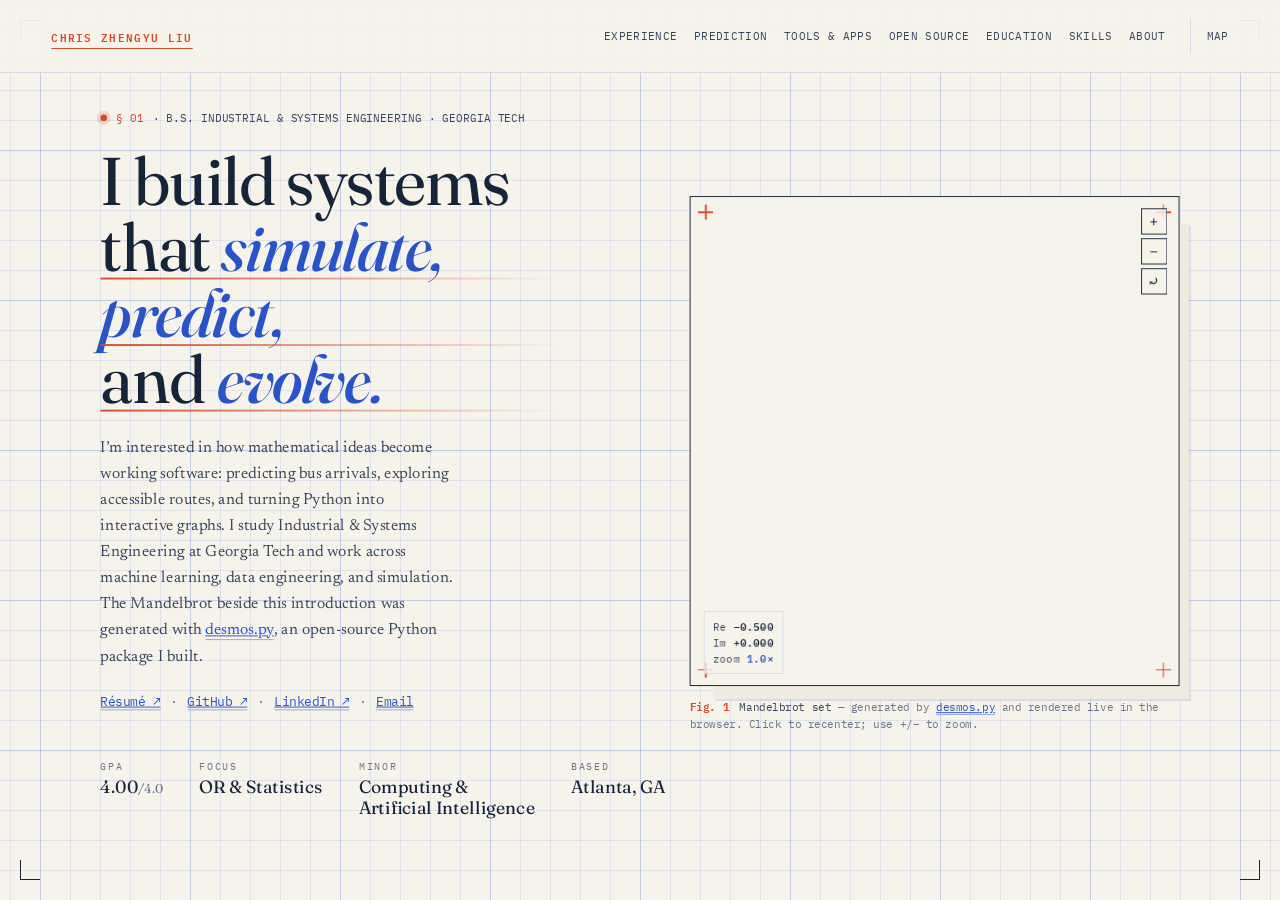
<file: index.html>
<!DOCTYPE html>
<html lang="en">
<head>
<meta charset="UTF-8" />
<meta name="viewport" content="width=device-width, initial-scale=1.0" />
<title>Chris Zhengyu Liu — Applied ML &amp; Data Engineering</title>
<meta name="description" content="Portfolio of Chris Zhengyu Liu — Industrial &amp; Systems Engineering at Georgia Tech, working in applied machine learning, data engineering, and simulation. Live projects, research, and a desmos.py Mandelbrot." />
<meta name="author" content="Chris Zhengyu Liu" />
<meta name="keywords" content="Chris Zhengyu Liu, Chris Liu, applied machine learning, data engineering, simulation, Georgia Tech, ISyE, desmos.py, machine learning portfolio" />
<meta name="theme-color" content="#f6f3ea" />
<meta name="robots" content="index, follow, max-image-preview:large" />
<link rel="icon" href="favicon.svg" type="image/svg+xml" />
<link rel="canonical" href="https://czliu.dev/" />

<!-- Open Graph / social -->
<meta property="og:type" content="website" />
<meta property="og:site_name" content="Chris Zhengyu Liu" />
<meta property="og:title" content="Chris Zhengyu Liu — Applied ML & Data Engineering" />
<meta property="og:description" content="ISyE at Georgia Tech. Applied ML, data engineering, and simulation — explored as an interactive Markov-chain site map with a live desmos.py Mandelbrot." />
<meta property="og:url" content="https://czliu.dev/" />
<meta property="og:image" content="https://czliu.dev/og-image.png" />
<meta property="og:image:width" content="1440" />
<meta property="og:image:height" content="900" />
<meta property="og:image:alt" content="Chris Zhengyu Liu's portfolio — a live desmos.py Mandelbrot beside the hero." />
<meta name="twitter:card" content="summary_large_image" />
<meta name="twitter:title" content="Chris Zhengyu Liu — Applied ML & Data Engineering" />
<meta name="twitter:description" content="ISyE at Georgia Tech. Applied ML, data engineering, and simulation." />
<meta name="twitter:image" content="https://czliu.dev/og-image.png" />

<!-- Structured data: Person -->
<script type="application/ld+json">
{
  "@context": "https://schema.org",
  "@type": "Person",
  "name": "Chris Zhengyu Liu",
  "alternateName": "Chris Liu",
  "url": "https://czliu.dev/",
  "image": "https://czliu.dev/og-image.png",
  "jobTitle": "Industrial & Systems Engineering Student",
  "description": "Applied machine learning, data engineering, and simulation.",
  "email": "czliu@gatech.edu",
  "alumniOf": {
    "@type": "CollegeOrUniversity",
    "name": "Georgia Institute of Technology"
  },
  "knowsAbout": ["Applied Machine Learning", "Data Engineering", "Simulation", "Operations Research"],
  "sameAs": [
    "https://github.com/chris-zy-liu",
    "https://linkedin.com/in/chris-zhengyu-liu"
  ]
}
</script>
<link rel="preconnect" href="https://fonts.googleapis.com" />
<link rel="preconnect" href="https://fonts.gstatic.com" crossorigin />
<link href="https://fonts.googleapis.com/css2?family=Fraunces:ital,opsz,wght@0,9..144,300..700;1,9..144,300..600&family=Newsreader:ital,opsz,wght@0,6..72,300..500;1,6..72,300..400&family=IBM+Plex+Mono:wght@400;500;600&display=swap" rel="stylesheet" />
<script src="https://www.desmos.com/api/v1.11/calculator.js?apiKey=896aa12c7b744870b70aef3f27878099"></script>
<style>
  :root{
    --paper:#f6f3ea; --paper-2:#efebdf; --ink:#16243a; --ink-2:#38465c; --ink-soft:#6a7689;
    --blue:#2b53c8; --blue-soft:#8ea6dd; --grid:rgba(43,83,200,.09); --grid-bold:rgba(43,83,200,.14);
    --accent:#d6492b;
    --font-display:"Fraunces",Georgia,serif; --font-body:"Newsreader",Georgia,serif;
    --font-mono:"IBM Plex Mono",ui-monospace,monospace;
    --ease:cubic-bezier(.22,.61,.36,1);
  }
  *{box-sizing:border-box; scrollbar-width:none;}
  *::-webkit-scrollbar{display:none; width:0; height:0;}
  html,body{margin:0; height:100%; overflow:hidden; overscroll-behavior:none;}   /* no scrollbar — the wheel drives zoom */
  body{ background:var(--paper); color:var(--ink); font-family:var(--font-body);
    -webkit-font-smoothing:antialiased; text-rendering:optimizeLegibility; font-size:clamp(1rem,.95rem + .3vw,1.125rem); }
  a{color:inherit;}

  #spacer{ width:1px; }
  /* engineering paper drawn in world space (canvas) — zooms with the camera and
     subdivides like Desmos, so the on-screen line density stays roughly constant. */
  .grid{ position:fixed; inset:0; z-index:-2; pointer-events:none; background-color:var(--paper); }
  .vignette{ position:fixed; inset:0; z-index:4; pointer-events:none;
    background:radial-gradient(150% 120% at 50% 50%, transparent 0 64%, rgba(246,243,234,.24) 88%, var(--paper) 100%); }

  /* chain: a viewport-sized SVG; only its inner group is transformed by the camera */
  .chainwrap{ position:fixed; inset:0; z-index:1; pointer-events:none;
    -webkit-user-select:none; user-select:none; }
  .chainwrap *{ pointer-events:none; }
  .chainwrap.live{ pointer-events:auto; cursor:grab; touch-action:none; }
  .chainwrap.is-dragging,.chainwrap.live.is-dragging .c-node{ cursor:grabbing; }
  .chainwrap.live .c-node, .chainwrap.live .c-node *{ pointer-events:auto; }   /* the whole node is clickable (children too), so a click reaches it */
  .chainwrap.live .c-node{ cursor:pointer; }
  /* non-scaling-stroke: arc width is screen-px, so it stays bold no matter how far the camera pulls out */
  .c-orbit{ fill:none; stroke:rgba(43,83,200,.18); stroke-width:1.6; vector-effect:non-scaling-stroke; }
  .c-edge{ fill:none; stroke:var(--grid); stroke-width:1.2; stroke-linecap:round;
    vector-effect:non-scaling-stroke; transition:stroke .35s,stroke-width .35s; }       /* side road — faint */
  .c-edge--main{ stroke:var(--grid-bold); stroke-width:2; }                              /* backbone — always a touch bolder */
  .c-edge.on{ stroke:var(--blue); stroke-width:2; }                                      /* selected node's side roads */
  .c-edge--main.on{ stroke:var(--accent); stroke-width:2.6; }                            /* selected node's "next" — boldest, accent (arrowhead scales with this, so kept modest) */
  .c-arrowhead{ fill:var(--ink-soft); }
  .c-elab{ font-family:var(--font-mono); fill:var(--ink); opacity:0;
    paint-order:stroke; stroke:var(--paper); stroke-width:4px; stroke-linejoin:round;
    vector-effect:non-scaling-stroke; transition:opacity .3s; }                          /* screen-px paper halo: numbers stay legible over the arc; hidden until a node is selected */
  .c-elab.on{ opacity:1; }
  .c-elab.main.on{ font-weight:600; }                                                    /* the "next" number — bold ink on the accent arc */
  .c-node-c{ fill:var(--paper); stroke:var(--ink); stroke-width:1.8;
    vector-effect:non-scaling-stroke; transition:stroke .25s,stroke-width .25s; }
  .c-node--hub .c-node-c{ fill:var(--paper-2); stroke:var(--blue); stroke-width:2.5; }
  .c-node.on .c-node-c{ stroke:var(--accent); stroke-width:3; }
  .c-node-state{ font-family:var(--font-mono); font-weight:600; fill:var(--ink); pointer-events:none; }
  .c-node.on .c-node-state{ fill:var(--accent); }
  .c-node-pi{ font-family:var(--font-mono); fill:var(--ink-soft); pointer-events:none;
    paint-order:stroke; stroke:var(--paper); stroke-width:3px; stroke-linejoin:round; }
  .c-agent{ fill:var(--accent); opacity:.8; }   /* small autonomous walkers */
  /* colophon — a signature floating in the sheet below the chain (no box; a rectangle fights the world grid,
     so this reads like the chain's own floating π / edge labels). Screen-px paper halo keeps it crisp over the grid. */
  .c-sig-love,.c-sig-name{ paint-order:stroke; stroke:var(--paper); stroke-width:3.5px;
    stroke-linejoin:round; vector-effect:non-scaling-stroke; font-family:var(--font-mono); }
  .c-sig-love{ font-weight:500; fill:var(--accent); letter-spacing:.08em; }
  .c-sig-name{ font-weight:600; fill:var(--ink); letter-spacing:.14em; }

  /* pages: each its own composited layer, transformed individually (GPU) */
  .stage{ position:fixed; inset:0; z-index:2; overflow:hidden; pointer-events:none; }
  .page{ position:absolute; inset:0; width:100vw; height:100dvh; padding:84px 0 56px; transform-origin:50% 50%;
    will-change:transform,opacity; backface-visibility:hidden; background:var(--paper); }
  /* the outer states get a solid paper fill so the world-grid stops bleeding through the content;
     Home keeps the live blueprint grid behind the hero (it IS the signature) */
  .page--hero{ background:transparent; }
  .page__wrap{ width:100%; height:100%; max-width:1280px; margin:0 auto;
    padding:24px clamp(40px,5vw,92px);
    display:flex; flex-direction:column; overflow-y:auto; overscroll-behavior:contain; }
  .page__wrap > *{ flex-shrink:0; margin-block:auto; }
  .hero-fit{ width:100%; }
  .hero-fit > .hero{ transform:scale(var(--hero-fit-scale,1)); transform-origin:top center; }
  .page--hero.is-fitted .page__wrap{ overflow:hidden; }
  .page--hero.is-fitted .hero-fit{ overflow:clip; }
  /* HERO */
  /* cap the hero footprint to match the linear mainpage (its wrap is 1500px → the same-size title floated in too much space and read small) */
  .hero{ display:grid; grid-template-columns:minmax(0,1.05fr) minmax(0,.95fr); gap:clamp(1.5rem,4vw,3.5rem); align-items:center; width:100%; max-width:1180px; margin-inline:auto; }
  .eyebrow{ font-family:var(--font-mono); font-size:.76rem; letter-spacing:.03em; text-transform:uppercase;
    color:var(--ink-2); margin:0 0 1.5rem; display:inline-flex; align-items:center; gap:.6rem; }
  .eyebrow .dot{ width:7px; height:7px; border-radius:50%; background:var(--accent); display:inline-block;
    box-shadow:0 0 0 4px rgba(214,73,43,.16); animation:dotpulse 2.6s ease-in-out infinite; }
  @keyframes dotpulse{ 50%{ box-shadow:0 0 0 7px rgba(214,73,43,0); } }
  .hero__title{ font-family:var(--font-display); font-weight:400; line-height:.98; letter-spacing:-.02em;
    font-size:clamp(2.6rem,1.3rem + 4.2vw,4.5rem); margin:0 0 1.6rem; color:var(--ink); }
  .hero__title .line{ display:block; }
  .hero__title em{ font-style:italic; font-weight:500; color:var(--blue); font-variation-settings:"opsz" 144; }
  .hero__title em::after{ content:""; display:block; height:2px; margin-top:-2px;
    background:linear-gradient(90deg,var(--accent),transparent 85%); transform:scaleX(0); transform-origin:left;
    animation:draw .9s var(--ease) forwards; animation-delay:1s; }
  @keyframes draw{ to{ transform:scaleX(1); } }
  .hero__lede{ font-size:1.075rem; line-height:1.62; color:var(--ink-2); margin:1.6rem 0 0; max-width:38ch; }
  .hero__lede a{ color:var(--blue); border-bottom:1px solid var(--blue-soft); transition:color .2s var(--ease),border-color .2s var(--ease); }
  .hero__lede a:hover{ color:var(--accent); border-color:var(--accent); }
  /* recruiter path: a direct, explicit action set (resume / github / linkedin / email) */
  .hero__actions{ margin:1.4rem 0 0; display:flex; flex-wrap:wrap; align-items:baseline; gap:.3rem .65rem;
    font-family:var(--font-mono); font-size:.9rem; }
  .hero__actions a{ color:var(--blue); border-bottom:1px solid var(--blue-soft); transition:color .2s var(--ease),border-color .2s var(--ease); }
  .hero__actions a:hover{ color:var(--accent); border-color:var(--accent); }
  .hero__actions .sep{ color:var(--ink-soft); border:0; }
  .hero__stats{ margin:2rem 0 0; display:grid; grid-template-columns:repeat(4,auto); gap:clamp(1rem,3vw,2.4rem);
    padding-top:1.3rem; max-width:40ch; }
  .hero__stats div{ display:flex; flex-direction:column; gap:.2rem; }
  .hero__stats dt{ font-family:var(--font-mono); font-size:.66rem; letter-spacing:.12em; text-transform:uppercase; color:var(--ink-soft); }
  .hero__stats dd{ margin:0; font-family:var(--font-display); font-size:1.18rem; color:var(--ink); white-space:nowrap; }
  .hero__stats dd span{ font-size:.85rem; color:var(--ink-soft); }
  .plot{ margin:0; position:relative; align-self:center; justify-self:end; width:100%; }
  .plot__frame{ position:relative; aspect-ratio:1/1; width:100%; border:1.5px solid var(--ink);
    background:var(--paper); overflow:hidden; cursor:crosshair;
    box-shadow:0 1px 0 rgba(22,36,58,.06), 18px 22px 0 -8px var(--paper-2), 20px 24px 0 -8px var(--grid-bold); }
  /* the live calc is counter-scaled (JS, autosize off) so Desmos measures a constant size and never re-renders during the fly;
     it's re-fit on arrival so the dots keep their size. The proxy canvas stands in during the fly. */
  #calc{ position:absolute; inset:0; transition:opacity .2s ease; will-change:transform; }
  .plot__shot{ position:absolute; inset:0; width:100%; height:100%; opacity:0; transition:opacity .2s ease;
    pointer-events:none; image-rendering:auto; }   /* static Mandelbrot proxy that scales with the frame during the fly */
  #calc .dcg-logo,#calc .dcg-overlay-logo,#calc .dcg-bottombar{ display:none!important; }
  #calc .dcg-graph-outer{ background:transparent!important; }
  .reg{ position:absolute; width:16px; height:16px; z-index:2; pointer-events:none; }
  .reg::before,.reg::after{ content:""; position:absolute; background:var(--accent); }
  .reg::before{ width:100%; height:1.5px; top:50%; transform:translateY(-50%); }
  .reg::after{ height:100%; width:1.5px; left:50%; transform:translateX(-50%); }
  .reg--tl{ top:8px; left:8px; } .reg--tr{ top:8px; right:8px; }
  .reg--bl{ bottom:8px; left:8px; } .reg--br{ bottom:8px; right:8px; }
  .plot__hud{ position:absolute; left:14px; bottom:12px; z-index:4; font-family:var(--font-mono);
    font-size:.68rem; line-height:1.5; color:var(--ink-2); background:rgba(246,243,234,.78);
    border:1px solid var(--grid-bold); padding:.4rem .55rem; letter-spacing:.02em; }
  .plot__hud b{ color:var(--ink); font-weight:600; }
  .plot__hud .hud__row{ display:block; }
  .plot__hud .hud__zoom b{ color:var(--blue); }
  .plot__ctrl{ position:absolute; top:12px; right:12px; z-index:4; display:flex; flex-direction:column; gap:4px; }
  .plot__ctrl button{ width:28px; height:28px; border:1px solid var(--ink); background:rgba(246,243,234,.82);
    color:var(--ink); font-family:var(--font-mono); font-size:.95rem; cursor:pointer; line-height:1;
    transition:background .2s var(--ease),color .2s var(--ease); }
  .plot__ctrl button:hover{ background:var(--ink); color:var(--paper); }
  .plot__cap{ margin-top:.9rem; font-family:var(--font-mono); font-size:.72rem; color:var(--ink-2); line-height:1.5; }
  .plot__cap .plot__fig{ color:var(--accent); font-weight:600; margin-right:.35em; }
  .plot__cap .muted{ color:var(--ink-soft); }
  .plot__cap a{ color:var(--blue); border-bottom:1px solid var(--blue-soft); }
  .plot__cap a:hover{ color:var(--accent); border-color:var(--accent); }

  /* WORK PAGES — full editorial spread, not cards */
  @keyframes pulse{ 0%,100%{opacity:1} 50%{opacity:.25} }
  /* full-height page: header pins to the top, the body grows to fill the rest and centers within it */
  .work{ width:100%; display:flex; flex-direction:column; justify-content:center; gap:clamp(1.6rem,4.5vh,3.4rem); }
  .work header{ max-width:70ch; }
  .work__meta{ font-family:var(--font-mono); font-size:.8rem; letter-spacing:.05em; color:var(--ink-soft);
    margin:0 0 1rem; display:flex; align-items:center; gap:.85rem; flex-wrap:wrap; }
  .work__fig{ color:var(--accent); }
  .work__live{ display:inline-flex; align-items:center; gap:.4rem; color:var(--accent); text-transform:uppercase; letter-spacing:.1em; }
  .work__live .d{ width:7px; height:7px; border-radius:50%; background:var(--accent); animation:pulse 1.6s infinite; }
  .work__title{ font-family:var(--font-display); font-weight:340; line-height:1.0; letter-spacing:-.025em;
    font-size:clamp(2.4rem,1.6rem + 3.4vw,4.6rem); margin:0; }
  .work__lead{ font-size:clamp(1.12rem,1rem + .5vw,1.5rem); line-height:1.5; color:var(--ink-2); margin:1rem 0 0; max-width:36ch; }
  .work__lead b{ color:var(--ink); }
  /* Keep the three experience entries compact; short screens scroll inside the node. */
  .work--research{ gap:clamp(1rem,2.4vh,1.7rem); }
  .work--research .work__title{ font-size:clamp(2rem,1.4rem + 2vw,3rem); }
  .work--research .work__lead{ margin-top:.55rem; max-width:56ch; font-size:clamp(1.05rem,1rem + .3vw,1.22rem); }
  .work--research .research{ gap:1.5rem; }
  .work--research .rentry__points{ font-size:1rem; }
  .work--research .rentry__points li{ line-height:1.45; margin-bottom:.3rem; }
  /* ── project pages: title band on top, then description (left) and figure (right) ──
     three bands (title / body / footer) fill the height; description reads as plain prose. */
  .proc{ width:100%; display:flex; flex-direction:column; justify-content:center; gap:clamp(1.4rem,3.5vh,2.8rem); }
  .proc__head{ max-width:64ch; }
  .proc__title{ font-family:var(--font-display); font-weight:340; line-height:1.0; letter-spacing:-.025em;
    font-size:clamp(2.2rem,1.5rem + 2.4vw,3.6rem); margin:0; }
  .proc__state{ font-family:var(--font-mono); font-weight:500; font-size:.38em; letter-spacing:.06em;
    color:var(--accent); vertical-align:.7em; margin-right:.6em; }
  .proc__lead{ font-size:clamp(1.1rem,1rem + .46vw,1.46rem); line-height:1.5; color:var(--ink-2); margin:1rem 0 0; max-width:56ch; }
  .proc__lead b{ color:var(--ink); }

  /* body fills the space between title and footer; figure + spec sheet anchor the right, prose fills the left */
  .proc__body{ flex:0 1 auto; min-height:0; display:grid; grid-template-columns:1fr minmax(280px,400px);
    gap:clamp(36px,5vw,84px); align-items:center; }
  .proc__desc{ display:flex; flex-direction:column; gap:1.1rem; max-width:62ch; }
  .proc__desc p{ margin:0; line-height:1.62; color:var(--ink-2); font-size:clamp(1.02rem,.96rem + .32vw,1.22rem); }
  .proc__desc b{ color:var(--ink); font-weight:600; }
  .proc__desc a{ color:var(--blue); border-bottom:1px solid var(--blue-soft); transition:color .2s var(--ease),border-color .2s var(--ease); }
  .proc__desc a:hover{ color:var(--accent); border-color:var(--accent); }
  .proc__note{ font-family:var(--font-mono); font-size:.82rem; line-height:1.55; color:var(--ink-soft);
    margin:.3rem 0 0; padding-left:1rem; border-left:2px solid var(--grid-bold); }
  /* right column: figure plate stacked over a mono spec sheet, the pair centered in the body so the figure never floats */
  .proc__aside{ justify-self:end; width:100%; max-width:400px; display:flex; flex-direction:column; gap:clamp(18px,2.6vh,26px); }
  .proc__plate{ width:100%; padding:clamp(16px,1.8vw,26px); background:var(--paper-2);
    border:1px solid rgba(43,83,200,.28); border-radius:4px; box-shadow:0 26px 60px -46px rgba(22,36,58,.55); }
  .proc__plate .fig{ width:100%; }
  .proc__specs{ margin:0; display:grid; grid-template-columns:max-content 1fr; gap:.5rem 1.3rem; align-items:baseline;
    padding-top:clamp(13px,2vh,18px); }
  .proc__specs dt{ font-family:var(--font-mono); font-size:.66rem; letter-spacing:.1em; text-transform:uppercase; color:var(--ink-soft); }
  .proc__specs dd{ margin:0; font-family:var(--font-mono); font-size:.8rem; color:var(--ink); line-height:1.4; }

  /* Project titles lead each column; the illustrations sit alongside as annotations. */
  .spset{ flex:0 1 auto; min-height:0; display:grid; gap:clamp(26px,3.4vw,56px);
    grid-template-columns:repeat(2,minmax(0,1fr)); align-content:center; }
  .spec{ display:flex; flex-direction:column; gap:1.25rem; min-width:0; padding-top:1.4rem; border-top:1px solid var(--grid-bold); }
  .spec__head{ display:grid; grid-template-columns:minmax(0,1fr) 92px; gap:1.3rem; align-items:start; min-height:112px; }
  .spec__plate{ width:100%; padding:10px; background:var(--paper-2);
    border:1px solid rgba(43,83,200,.22); border-radius:2px; }
  .spec__plate .fig{ width:100%; }
  .spec__meta{ font-family:var(--font-mono); font-size:.72rem; letter-spacing:.04em; color:var(--ink-soft);
    margin:0; display:flex; align-items:center; gap:.7rem; flex-wrap:wrap; }
  .spec__meta .work__fig{ color:var(--accent); }
  .spec__name{ font-family:var(--font-display); font-weight:380; letter-spacing:-.015em; line-height:1.04;
    font-size:clamp(1.3rem,1.1rem + .85vw,1.85rem); margin:.65rem 0 0; color:var(--ink); }
  .spec__desc{ font-size:1rem; line-height:1.55; color:var(--ink-2); margin:0; }
  .spec__desc b{ color:var(--ink); font-weight:600; }
  .spec__foot{ margin:auto 0 0; padding-top:.35rem; display:flex; flex-direction:column; gap:.7rem; }
  .spec__links{ min-height:1.4em; }
  .spec__tags{ font-family:var(--font-mono); font-size:.73rem; letter-spacing:.03em; color:var(--ink-soft); }
  .spec__links{ font-family:var(--font-mono); font-size:.83rem; display:flex; gap:1.1rem; flex-wrap:wrap; align-items:baseline; }
  .spec__links a{ color:var(--blue); text-decoration:underline; text-underline-offset:4px; }
  .spec__links .work__credit{ color:var(--ink-soft); font-size:.76rem; }

  .proc__foot{ display:flex; justify-content:space-between; align-items:baseline; gap:.8rem 2.5rem; flex-wrap:wrap; }
  .proc__tags{ font-family:var(--font-mono); font-size:.82rem; letter-spacing:.04em; color:var(--ink-soft); margin:0; }
  .work__links{ display:flex; flex-wrap:wrap; gap:1.4rem; align-items:baseline; font-family:var(--font-mono); font-size:.92rem; margin:0; }
  .work__links a{ color:var(--blue); border-bottom:1px solid var(--blue-soft); }
  .work__credit{ color:var(--ink-soft); font-size:.8rem; }

  .fig{ width:100%; height:auto; display:block; }
  .fig__grid{ stroke:var(--grid-bold); stroke-width:1; fill:none; }
  .fig--route .fig__path{ fill:none; stroke:var(--blue); stroke-width:2.6; stroke-linecap:round; }
  .fig--route .fig__stops circle{ fill:var(--paper); stroke:var(--ink); stroke-width:1.6; }
  .fig--route .fig__bus{ fill:var(--accent); }
  .fig--tree .fig__branch line{ stroke:var(--blue); stroke-width:1.8; }
  .fig--tree .fig__node circle{ fill:var(--paper); stroke:var(--ink); stroke-width:1.6; }
  .fig--tree .fig__op text{ font-family:var(--font-mono); font-size:11px; fill:var(--ink); text-anchor:middle; }
  .fig--compile .fig__code rect{ fill:var(--blue-soft); }
  .fig--compile .fig__arrow{ stroke:var(--ink); stroke-width:1.8; fill:none; }
  .fig--compile .fig__curve{ stroke:var(--accent); stroke-width:2.4; fill:none; }
  .fig--compile .fig__axes{ stroke:var(--ink); stroke-width:1.4; fill:none; }
  .fig--canvas .fig__link{ stroke:var(--blue); stroke-width:1.4; fill:none; stroke-dasharray:3 3; }
  .fig--canvas .fig__cards rect{ fill:var(--paper); stroke:var(--ink); stroke-width:1.5; }
  .fig--canvas .fig__cards .fig__sum{ fill:rgba(214,73,43,.12); stroke:var(--accent); }
  .fig--canvas .fig__dot circle{ fill:var(--accent); }
  .fig--ar .fig__floor{ fill:rgba(43,83,200,.07); stroke:var(--blue); stroke-width:1.4; }
  .fig--ar [class^=fig__cube]{ fill:rgba(43,83,200,.1); stroke:var(--ink); stroke-width:1.5; }
  .fig--ar .fig__cube-top{ fill:rgba(43,83,200,.18); }
  .fig--ar .fig__scanpts circle{ fill:var(--accent); }
  .fig--ar .fig__scan{ stroke:var(--accent); stroke-width:1.4; opacity:.7; }
  /* the desmos.py node: compiler description (with its small figure) left, a LARGE live electric-field demo right.
     the demo is a real Desmos calc (no SVG) — it scales with the page like the Mandelbrot and only gets a Fig. caption. */
  .proc__body--demo{ grid-template-columns:minmax(0,.94fr) minmax(0,1.06fr); align-items:center; }
  .plot--demo{ width:100%; max-width:min(48vh,460px); justify-self:center; align-self:center; }
  .plot--demo .plot__frame{ cursor:auto; }
  #efcalc{ position:absolute; inset:0; transition:opacity .2s ease; will-change:transform; }
  #efcalc .dcg-graph-outer{ background:transparent!important; }
  #efcalc .dcg-logo,#efcalc .dcg-overlay-logo,#efcalc .dcg-bottombar{ display:none!important; }
  .efhint{ position:absolute; left:8px; bottom:7px; z-index:3; font-family:var(--font-mono); font-size:.6rem;
    letter-spacing:.04em; color:var(--ink-soft); background:rgba(246,243,234,.82); border:1px solid var(--grid-bold);
    padding:.2rem .42rem; pointer-events:none; }

  .proc--demo{ gap:1.5rem; }
  .proc--demo .proc__head{ max-width:none; }
  .proc--demo .proc__desc{ gap:.85rem; }
  .proc--demo .proc__desc > p{ font-size:clamp(1rem,.9rem + .2vw,1.1rem); line-height:1.5; }
  .secondary-project{ border-top:1px solid var(--grid-bold); padding-top:.8rem; }
  .proc__desc .secondary-project p{ font-size:.9rem; line-height:1.5; }
  .rentry__points a{ color:var(--blue); text-underline-offset:3px; }

  /* RESEARCH */
  .sec-head{ margin-bottom:clamp(1.6rem,3vh,2.6rem); }
  .sec-no{ font-family:var(--font-mono); font-size:.78rem; letter-spacing:.16em; color:var(--accent); text-transform:uppercase; }
  .sec-title{ font-family:var(--font-display); font-weight:360; font-size:clamp(2rem,1.5rem + 2vw,3rem); margin:.5rem 0 .6rem; letter-spacing:-.02em; }
  .sec-sub{ color:var(--ink-2); margin:0; max-width:54ch; font-size:1.05rem; }
  .research{ flex:0 1 auto; display:flex; flex-direction:column; justify-content:center; gap:clamp(1.3rem,3vh,2.2rem); }
  .rentry{ display:grid; grid-template-columns:.6fr 1.4fr; gap:clamp(20px,3vw,48px); }
  .rentry__date{ font-family:var(--font-mono); font-size:.78rem; color:var(--accent); letter-spacing:.03em; }
  .rentry__org{ font-family:var(--font-mono); font-size:.74rem; color:var(--ink-soft); line-height:1.5; display:block; margin-top:.3rem; }
  .rentry__role{ font-family:var(--font-display); font-weight:420; font-size:clamp(1.2rem,1rem + .7vw,1.6rem); margin:0 0 .5rem; }
  .rentry__pi{ color:var(--ink-soft); font-size:.85rem; font-family:var(--font-mono); }
  .rentry__points{ margin:0; padding-left:1.1rem; color:var(--ink-2); }
  .rentry__points li{ margin-bottom:.4rem; line-height:1.48; }
  .rentry__points b{ color:var(--ink); }

  /* ABOUT */
  .about{ flex:0 1 auto; display:grid; grid-template-columns:1.2fr .8fr; gap:clamp(34px,5vw,80px); align-items:center; }
  .about__bio>p{ font-size:clamp(1.05rem,1rem + .4vw,1.3rem); line-height:1.6; color:var(--ink-2); margin:0 0 1.6rem; }
  .about__bio b{ color:var(--ink); }
  .about__poem{ margin:0; border-left:2px solid var(--accent); padding-left:1.2rem; }
  .about__verse{ font-family:var(--font-display); font-style:italic; font-size:1.25rem; line-height:1.5; margin:0 0 .8rem; color:var(--ink); }
  .about__poem figcaption{ font-size:.92rem; color:var(--ink-2); line-height:1.55; }
  .about__contact{ font-size:1rem; line-height:1.6; color:var(--ink-2);
    margin:1.5rem 0 0; padding-top:1.2rem; border-top:1px solid var(--grid-bold); }
  .about__contact a{ color:var(--blue); border-bottom:1px solid var(--blue-soft); }
  .about__contact a:hover{ color:var(--accent); border-color:var(--accent); }
  .legend dt{ font-family:var(--font-mono); font-size:.72rem; letter-spacing:.08em; text-transform:uppercase; color:var(--ink-soft); margin-top:1rem; }
  .legend dd{ margin:.25rem 0 0; color:var(--ink-2); font-size:.98rem; line-height:1.5; }

  /* EDUCATION */
  .edu{ flex:0 1 auto; display:grid; grid-template-columns:1.1fr .9fr; gap:clamp(34px,5vw,80px); align-items:center; }
  .edu__date{ font-family:var(--font-mono); font-size:.78rem; color:var(--accent); letter-spacing:.03em; margin:0 0 .4rem; }
  .edu__school{ font-family:var(--font-display); font-weight:420; font-size:clamp(1.5rem,1.2rem + 1.1vw,2.2rem); margin:0; letter-spacing:-.015em; }
  .edu__deg{ font-size:1.1rem; color:var(--ink-2); margin:.5rem 0 1.4rem; }
  .edu__deg b{ color:var(--ink); }
  .edu__facts{ display:grid; grid-template-columns:max-content 1fr; gap:.55rem 1.4rem; margin:0; align-items:baseline; }
  .edu__facts dt{ font-family:var(--font-mono); font-size:.66rem; letter-spacing:.1em; text-transform:uppercase; color:var(--ink-soft); }
  .edu__facts dd{ margin:0; color:var(--ink-2); font-size:.98rem; line-height:1.45; }
  .edu__kicker{ font-family:var(--font-mono); font-size:.72rem; letter-spacing:.1em; text-transform:uppercase; color:var(--ink-soft); margin:0 0 1rem; }
  .edu__list{ list-style:none; margin:0; padding:0; columns:2; column-gap:1.6rem; }
  .edu__list li{ font-size:.96rem; line-height:1.4; color:var(--ink-2); margin-bottom:.55rem; padding-left:.9rem; position:relative; break-inside:avoid; }
  .edu__list li::before{ content:""; position:absolute; left:0; top:.58em; width:4px; height:4px; background:var(--blue); border-radius:50%; }

  /* SKILLS */
  .skills{ flex:0 1 auto; display:grid; grid-template-columns:repeat(2,1fr); gap:clamp(22px,3.4vh,40px) clamp(30px,4vw,64px); align-content:center; }
  .skl{ padding-top:.95rem; }
  .skl__cat{ font-family:var(--font-mono); font-size:.7rem; letter-spacing:.12em; text-transform:uppercase; color:var(--accent); margin:0 0 .5rem; }
  .skl__items{ font-family:var(--font-display); font-weight:400; font-size:clamp(1.1rem,1rem + .55vw,1.45rem); line-height:1.3; color:var(--ink); margin:0; letter-spacing:-.01em; }
  .skl__note{ font-size:.9rem; line-height:1.45; color:var(--ink-soft); margin:.5rem 0 0; }

  /* Markov intro overlay */
  .mkintro{ position:fixed; left:clamp(34px,5vw,64px); top:19vh; z-index:6; max-width:32ch; pointer-events:none; opacity:0; }
  .mkintro__no{ font-family:var(--font-mono); font-size:.78rem; letter-spacing:.18em; color:var(--accent); text-transform:uppercase; }
  .mkintro__title{ font-family:var(--font-display); font-weight:360; font-size:clamp(1.8rem,1.4rem + 1.6vw,2.8rem); letter-spacing:-.02em; line-height:1.05; margin:.6rem 0 .9rem; }
  .mkintro__sub{ font-family:var(--font-body); font-size:1.05rem; line-height:1.6; color:var(--ink-2); margin:0; }
  .mkintro__sub b{ color:var(--ink); }
  .mkpanel{ position:fixed; right:clamp(34px,5vw,64px); top:19vh; z-index:6; width:min(286px,24vw);
    border-left:1px solid rgba(43,83,200,.22); padding-left:1.4rem; pointer-events:none; opacity:0; }
  .mkpanel__kicker{ font-family:var(--font-mono); font-size:.64rem; letter-spacing:.14em; text-transform:uppercase; color:var(--ink-soft); margin:0 0 .35rem; }
  .mkpanel__state{ font-family:var(--font-display); font-weight:500; font-size:1.5rem; line-height:1.05; color:var(--ink); margin:0 0 .25rem; }
  .mkpanel__pi{ font-family:var(--font-mono); font-size:.72rem; color:var(--blue); margin:0 0 .85rem; }
  .mkpanel__desc{ color:var(--ink-2); font-size:.95rem; line-height:1.5; margin:0; min-height:4.2em; }
  .mkpanel__next{ list-style:none; margin:.55rem 0 0; padding:0; display:grid; gap:.34rem; }
  .mkpanel__next li{ display:flex; justify-content:space-between; gap:1rem; font-family:var(--font-mono);
    font-size:.8rem; color:var(--ink-2); padding-bottom:.22rem; }
  .mkpanel__next b{ color:var(--ink); font-weight:600; }

  /* Center marker shown only while dragging the map. */
  .crosshair{ position:fixed; left:50%; top:50%; transform:translate(-50%,-50%); z-index:5; pointer-events:none;
    width:30px; height:30px; opacity:0; transition:opacity .35s var(--ease); }
  .crosshair::before,.crosshair::after{ content:""; position:absolute; background:var(--ink); }
  .crosshair::before{ left:50%; top:0; width:1.2px; height:100%; transform:translateX(-50%); }
  .crosshair::after{ top:50%; left:0; height:1.2px; width:100%; transform:translateY(-50%); }

  /* chrome */
  .frame span{ position:fixed; z-index:5; width:20px; height:20px; pointer-events:none; }
  .frame .tl{ top:20px; left:20px; border-top:1.5px solid var(--ink); border-left:1.5px solid var(--ink); }
  .frame .tr{ top:20px; right:20px; border-top:1.5px solid var(--ink); border-right:1.5px solid var(--ink); }
  .frame .bl{ bottom:20px; left:20px; border-bottom:1.5px solid var(--ink); border-left:1.5px solid var(--ink); }
  .frame .br{ bottom:20px; right:20px; border-bottom:1.5px solid var(--ink); border-right:1.5px solid var(--ink); }
  .topbar{ position:fixed; top:0; left:0; right:0; z-index:7; display:grid; grid-template-columns:auto 1fr auto; align-items:center; gap:1.5rem;
    padding:18px clamp(34px,4vw,56px); font-family:var(--font-mono); font-size:.69rem; letter-spacing:.03em; color:var(--ink-2); text-transform:uppercase;
    background:rgba(246,243,234,.95); border-bottom:1px solid var(--grid-bold); }
  .topbar .brand{ flex-shrink:0; font-weight:600; color:var(--ink); letter-spacing:.12em; }
  .topbar__nav{ display:flex; justify-content:flex-end; align-items:center; min-width:0; gap:clamp(.6rem,1.3vw,1.25rem); }
  .topbar a{ display:inline-flex; align-items:center; min-height:36px; text-decoration:none; white-space:nowrap; transition:color .2s; }
  .topbar a:hover,.topbar a[aria-current]{ color:var(--accent); }
  .topbar a[aria-current]{ text-decoration:underline; text-underline-offset:6px; }
  .topbar__map{ border-left:1px solid var(--grid-bold); padding-left:1rem; }
  .topbar__toggle{ display:none; }
  a:focus-visible,button:focus-visible,.c-node:focus-visible{ outline:2px solid var(--blue); outline-offset:5px; }
  .readout{ position:fixed; left:50%; top:88px; transform:translateX(-50%); z-index:6; font-family:var(--font-mono); font-size:.72rem; letter-spacing:.1em; color:var(--ink-soft); text-transform:uppercase; pointer-events:none; white-space:nowrap; transition:opacity .45s; }
  .readout b{ color:var(--ink); } .readout .inf{ color:var(--accent); } .readout .sep{ opacity:.4; margin:0 .55em; }
  .pager{ position:fixed; left:clamp(34px,5vw,56px); bottom:clamp(30px,4vw,46px); z-index:6; font-family:var(--font-mono); font-size:.68rem; letter-spacing:.1em; color:var(--ink-soft); text-transform:uppercase; pointer-events:none; transition:opacity .45s; }
  /* normal-site scroll cue shown on a settled page (before the chain is revealed) */
  .scrollcue{ position:fixed; left:50%; bottom:clamp(26px,5vh,52px); transform:translateX(-50%); z-index:6; opacity:0;
    display:flex; flex-direction:column; align-items:center; gap:.55rem; pointer-events:none; transition:opacity .5s;
    font-family:var(--font-mono); font-size:.7rem; letter-spacing:.2em; text-transform:uppercase; color:var(--ink-soft); }
  .scrollcue__arr{ font-size:1.1rem; color:var(--accent); animation:cuebob 1.8s var(--ease) infinite; }
  @keyframes cuebob{ 0%,100%{transform:translateY(0)} 50%{transform:translateY(5px)} }

  /* pan/zoom affordance — shows at the overview until the user drags */
  .panhint{ position:fixed; left:50%; bottom:clamp(66px,12vh,116px); transform:translateX(-50%) translateY(8px);
    z-index:6; display:flex; align-items:center; gap:.55rem; pointer-events:none; opacity:0;
    font-family:var(--font-mono); font-size:.72rem; letter-spacing:.06em; color:var(--ink-2);
    background:rgba(246,243,234,.86); border:1px solid rgba(43,83,200,.3); border-radius:999px;
    padding:.5rem 1.05rem; box-shadow:0 14px 36px -28px rgba(22,36,58,.6);
    transition:opacity .5s var(--ease), transform .5s var(--ease); }
  .panhint::before{ content:"⤢"; color:var(--accent); font-size:.95rem; animation:panbob 1.9s var(--ease) infinite; }
  .panhint.show{ opacity:1; transform:translateX(-50%) translateY(0); }
  @keyframes panbob{ 0%,100%{transform:translate(0,0)} 50%{transform:translate(-3px,2px)} }

  @media (max-width:900px){ .hero,.proc__body,.about,.rentry,.edu,.skills{ grid-template-columns:1fr; }
    .edu__list{ columns:2; }
    .proc{ height:auto; gap:clamp(20px,4vh,36px); } .proc__body{ align-items:start; gap:clamp(22px,4vh,40px); }
    .proc__aside{ justify-self:start; max-width:340px; }
    .spset{ grid-template-columns:1fr; gap:clamp(26px,5vh,40px); } .spec__plate{ max-width:220px; } .mkintro{ display:none; } }
  @media (max-width:1100px){ .mkpanel{ display:none; } .skills{ grid-template-columns:repeat(2,1fr); }
    .topbar{ grid-template-columns:1fr auto; gap:0; padding-block:10px; }
    .topbar__nav{ grid-column:1 / -1; grid-row:2; width:100%; justify-content:space-between; }
    .topbar__map{ grid-column:2; grid-row:1; }
    .page{ padding-top:102px; } .readout{ top:112px; } }
  /* short viewports: the hero column is taller than the screen, and when it's vertically
     centered it rides up under the fixed top bar (colliding with the "Chris Zhengyu Liu"
     brand). Pin the intro below the chrome and trim the title so it clears the bar. */
  @media (max-height:720px){
    .hero{ align-items:start; }
    .hero__title{ font-size:clamp(2rem,1rem + 3.4vw,3.4rem); margin:0 0 1.1rem; }
    .hero__lede{ font-size:1rem; line-height:1.55; margin-top:1.1rem; }
    .hero__actions{ margin-top:1.1rem; }
    .hero__stats{ margin-top:1.3rem; padding-top:1rem; }
  }
  @media (max-width:700px){
    .topbar{ padding:6px 22px 0; font-size:.65rem; background:var(--paper); }
    .topbar a{ min-height:44px; }
    .topbar__toggle{ display:flex; grid-column:1 / -1; grid-row:2; justify-content:space-between; align-items:center;
      width:100%; min-height:44px; padding:0; border:0; border-top:1px solid var(--grid-bold); background:none;
      font:inherit; color:var(--ink); text-align:left; cursor:pointer; }
    .topbar__toggle-hint{ color:var(--ink-soft); }
    .topbar__toggle[aria-expanded="true"] .topbar__toggle-hint{ color:var(--accent); }
    .topbar__nav{ display:none; position:absolute; top:100%; left:0; right:0; padding:12px 22px 20px;
      background:var(--paper); border-bottom:1px solid var(--grid-bold); box-shadow:0 16px 24px rgba(22,36,58,.08);
      grid-template-columns:repeat(2,minmax(0,1fr)); gap:2px 16px; }
    .topbar.is-open .topbar__nav{ display:grid; }
    .topbar__nav a{ padding:4px 0; }
    .page{ padding-top:96px; padding-bottom:22px; }
    .page__wrap{ padding:26px 24px 32px; }
    .page__wrap > *{ margin-block:0; }
    .work,.proc{ gap:1.75rem; }
    .work__meta{ font-size:.7rem; margin-bottom:.75rem; }
    .work__title,.proc__title{ font-size:2.35rem; }
    .work__lead,.proc__lead{ font-size:1.1rem; line-height:1.5; margin-top:.75rem; }
    .hero__stats{ grid-template-columns:repeat(2,minmax(0,1fr)); max-width:none; }
    .hero__stats dd{ white-space:normal; }
    .hero__title{ font-size:clamp(2.3rem,8vw,3.5rem); }
    .eyebrow{ font-size:.65rem; line-height:1.5; }
    .plot{ justify-self:center; max-width:420px; margin-top:1rem; }
    .rentry{ gap:.9rem; } .research{ gap:2rem; }
    .rentry + .rentry{ border-top:1px solid var(--grid-bold); padding-top:1.5rem; }
    .edu__facts{ grid-template-columns:1fr; }
    .edu__facts dd{ margin-bottom:.6rem; }
    .skills{ grid-template-columns:1fr; gap:1.5rem; }
    .skl{ border-top:1px solid var(--grid-bold); padding-top:1rem; }
    .proc__body--demo{ grid-template-columns:1fr; }
    .spset{ gap:2rem; }
    .spec{ gap:1rem; padding-top:1.1rem; }
    .spec__head{ grid-template-columns:minmax(0,1fr) 70px; gap:.9rem; min-height:0; }
    .spec__plate{ padding:6px; }
    .spec__meta{ font-size:.66rem; line-height:1.45; gap:.35rem; }
    .spec__name{ font-size:1.45rem; line-height:1.1; }
    .spec__links a{ min-height:40px; display:inline-flex; align-items:center; }
    .hero__lede{ max-width:none; font-size:1rem; line-height:1.55; }
    .hero__stats{ margin-top:1.4rem; padding-top:1rem; }
    .plot__cap{ line-height:1.55; }
    .readout{ top:112px; left:24px; right:24px; transform:none; white-space:normal; line-height:1.5; font-size:.62rem; }
    .pager{ left:24px; right:24px; bottom:28px; max-width:none; font-size:.6rem; line-height:1.5; }
    .panhint{ display:none; }
    .frame .bl,.frame .br{ bottom:10px; }
  }
</style>
</head>
<body>
  <header class="topbar">
    <a class="brand" href="#home" data-route="home" aria-label="Chris Zhengyu Liu — Home">Chris&nbsp;Zhengyu&nbsp;Liu</a>
    <button class="topbar__toggle" type="button" aria-expanded="false" aria-controls="section-nav">
      <span id="mobile-section">Home</span><span class="topbar__toggle-hint">Sections +</span>
    </button>
    <nav class="topbar__nav" id="section-nav" aria-label="Main sections">
      <a href="#experience" data-route="experience">Experience</a>
      <a href="#predict" data-route="predict">Prediction</a>
      <a href="#tools" data-route="tools">Tools &amp; Apps</a>
      <a href="#hobby" data-route="hobby">Open source</a>
      <a href="#education" data-route="education">Education</a>
      <a href="#skills" data-route="skills">Skills</a>
      <a href="#about" data-route="about">About</a>
    </nav>
    <a class="topbar__map" href="#map" data-route="map">Map</a>
  </header>
  <canvas class="grid" id="grid" aria-hidden="true"></canvas>
  <div id="spacer"></div>

  <svg class="chainwrap" id="chainwrap"><g id="chaing"></g></svg>
  <div class="stage" id="stage"></div>
  <div class="vignette" aria-hidden="true"></div>

  <div class="mkintro" id="mkintro">
    <span class="mkintro__no">§ 00</span>
    <h2 class="mkintro__title">A random walk through the site</h2>
    <p class="mkintro__sub">Pick a node to explore. The dots follow a <b>Markov chain</b>: arrows give the odds of each next stop; <b>π</b> shows where they spend their time.</p>
  </div>

  <aside class="mkpanel" id="mkpanel" aria-hidden="true">
    <p class="mkpanel__kicker">Current state</p>
    <h3 class="mkpanel__state" id="mkpanel-state">s1 · Home</h3>
    <p class="mkpanel__pi" id="mkpanel-pi">stationary π = 0.0%</p>
    <p class="mkpanel__desc" id="mkpanel-desc"></p>
    <p class="mkpanel__kicker">Transition row — P(next | here)</p>
    <ul class="mkpanel__next" id="mkpanel-next"></ul>
  </aside>

  <div class="crosshair" id="crosshair" aria-hidden="true"></div>
  <div class="frame" aria-hidden="true"><span class="tl"></span><span class="tr"></span><span class="bl"></span><span class="br"></span></div>
  <div class="readout" id="readout"></div>
  <div class="pager" id="pager"><span id="pagerlabel"></span></div>
  <div class="panhint" id="panhint" aria-hidden="true">drag to pan · scroll to zoom</div>
  <div class="scrollcue" id="scrollcue" aria-hidden="true"><span id="scrollcue-txt"></span><span class="scrollcue__arr">↓</span></div>

<script src="js/mandelbrot.js"></script>
<script>
(function(){
  "use strict";
  const SVGNS="http://www.w3.org/2000/svg";
  const reduce=window.matchMedia("(prefers-reduced-motion: reduce)").matches;
  const SUB=["₀","₁","₂","₃","₄","₅","₆","₇","₈","₉"];
  const subnum=n=>String(n).split("").map(d=>SUB[+d]).join("");   // 2 → "₂" (used by the state badge + chain labels)

  const FIG={
    route:`<svg class="fig fig--route" viewBox="0 0 200 200" aria-hidden="true"><path class="fig__grid" d="M0 50H200M0 100H200M0 150H200M50 0V200M100 0V200M150 0V200"/><path id="busline" class="fig__path" d="M18 168 C 60 150, 52 96, 96 92 S 150 70, 150 40 S 176 28, 184 22"/><g class="fig__stops"><circle cx="18" cy="168" r="3.5"/><circle cx="96" cy="92" r="3.5"/><circle cx="150" cy="40" r="3.5"/><circle cx="184" cy="22" r="3.5"/></g><circle class="fig__bus" r="4.5"><animateMotion dur="6s" repeatCount="indefinite" rotate="auto"><mpath href="#busline"/></animateMotion></circle></svg>`,
    tree:`<svg class="fig fig--tree" viewBox="0 0 200 200" aria-hidden="true"><path class="fig__grid" d="M0 50H200M0 100H200M0 150H200M50 0V200M100 0V200M150 0V200"/><g class="fig__branch"><line x1="100" y1="40" x2="60" y2="92"/><line x1="100" y1="40" x2="140" y2="92"/><line x1="60" y1="92" x2="38" y2="150"/><line x1="60" y1="92" x2="84" y2="150"/><line x1="140" y1="92" x2="118" y2="150"/><line x1="140" y1="92" x2="166" y2="150"/></g><g class="fig__node"><circle cx="100" cy="40" r="9"/><circle cx="60" cy="92" r="8"/><circle cx="140" cy="92" r="8"/><circle cx="38" cy="150" r="7"/><circle cx="84" cy="150" r="7"/><circle cx="118" cy="150" r="7"/><circle cx="166" cy="150" r="7"/></g><g class="fig__op"><text x="100" y="44">×</text><text x="60" y="96">+</text><text x="140" y="96">−</text></g></svg>`,
    compile:`<svg class="fig fig--compile" viewBox="0 0 200 200" aria-hidden="true"><path class="fig__grid" d="M0 50H200M0 100H200M0 150H200M50 0V200M100 0V200M150 0V200"/><g class="fig__code"><rect x="22" y="58" width="56" height="6" rx="2"/><rect x="22" y="72" width="40" height="6" rx="2"/><rect x="22" y="86" width="60" height="6" rx="2"/><rect x="22" y="100" width="34" height="6" rx="2"/><rect x="22" y="114" width="48" height="6" rx="2"/></g><path class="fig__arrow" d="M92 90 H120 M114 84 L122 90 L114 96"/><path class="fig__curve" d="M134 132 C 146 132, 150 70, 162 70 S 178 118, 184 118"/><path class="fig__axes" d="M132 60V134H186"/></svg>`,
    canvas:`<svg class="fig fig--canvas" viewBox="0 0 200 200" aria-hidden="true"><path class="fig__grid" d="M0 50H200M0 100H200M0 150H200M50 0V200M100 0V200M150 0V200"/><path class="fig__link" d="M74 59 H96 M52 74 V92 Q52 108 78 108 M118 90 V104 Q118 120 132 124 M100 123 H120"/><g class="fig__cards"><rect x="30" y="44" width="44" height="30" rx="3"/><rect x="96" y="60" width="44" height="30" rx="3"/><rect x="56" y="108" width="44" height="30" rx="3"/><rect class="fig__sum" x="120" y="120" width="48" height="32" rx="3"/></g><g class="fig__dot"><circle cx="74" cy="59" r="2.4"/><circle cx="118" cy="90" r="2.4"/><circle cx="100" cy="123" r="2.4"/></g></svg>`,
    ar:`<svg class="fig fig--ar" viewBox="0 0 200 200" aria-hidden="true"><path class="fig__grid" d="M0 50H200M0 100H200M0 150H200M50 0V200M100 0V200M150 0V200"/><path class="fig__floor" d="M40 134 L100 164 L160 134 L100 104 Z"/><path class="fig__cube-l" d="M66 86 L100 106 L100 148 L66 128 Z"/><path class="fig__cube-r" d="M134 86 L100 106 L100 148 L134 128 Z"/><path class="fig__cube-top" d="M100 66 L134 86 L100 106 L66 86 Z"/><g class="fig__scanpts"><circle cx="100" cy="66" r="2"/><circle cx="66" cy="86" r="2"/><circle cx="134" cy="86" r="2"/><circle cx="100" cy="148" r="2"/></g><line class="fig__scan" x1="48" y1="0" x2="152" y2="0"><animateTransform attributeName="transform" type="translate" values="0 60;0 156;0 60" dur="4.5s" repeatCount="indefinite"/></line></svg>`,
  };

  // Project pages share a compact title band, description, and aligned link footer.
  function specCard(p){
    const live=p.live?`<span class="work__live"><span class="d"></span>live</span>`:"";
    return `<section class="spec">
      <header class="spec__head">
        <div><p class="spec__meta"><span>${p.date}</span>${live}</p><h3 class="spec__name">${p.name}</h3></div>
        <div class="spec__plate">${p.svg}</div>
      </header>
      <p class="spec__desc">${p.desc}</p>
      <div class="spec__foot"><span class="spec__tags">${p.tags.join(" · ")}</span><span class="spec__links">${p.links||""}</span></div>
    </section>`;
  }
  function groupPage(g){
    return `<article class="proc proc--group">
      <header class="proc__head">
        <p class="work__meta"><span class="work__fig">${g.sec}</span></p>
        <h2 class="proc__title">${g.title}</h2>
      </header>
      <div class="spset" data-n="${g.items.length}">${g.items.map(specCard).join("")}</div>
    </article>`;
  }
  // the desmos.py node: compiler (left, with its small figure) beside a LARGE live electric-field demo (right).
  // the demo is a real embedded Desmos calc — no SVG — captioned only in the footer, like the Mandelbrot at Home.
  function desmosPage(){
    return `<article class="proc proc--demo">
      <header class="proc__head">
        <p class="work__meta"><span class="work__fig">§&nbsp;04</span></p>
        <h2 class="proc__title">Open Source &amp; Experiments</h2>
      </header>
      <div class="proc__body proc__body--demo">
        <div class="proc__desc">
          <p><a href="https://github.com/chris-zy-liu/desmos.py"><b>desmos.py</b></a> is an open-source Python package I built and published on PyPI. It turns Python code into interactive Desmos graphs, including the Mandelbrot on Home and the electric field here.</p>
          <aside class="secondary-project"><p><a href="https://github.com/chris-zy-liu/ibus-stroke-order-input"><b>Also: a Chinese input method for Linux</b></a><br>I built an IBus tool that maps five primary strokes onto five keys, letting me type simplified and traditional characters by stroke order.</p></aside>
        </div>
        <figure class="plot plot--demo">
          <div class="plot__frame"><div id="efcalc"></div><canvas class="plot__shot" id="ef-shot"></canvas>
            <span class="reg reg--tl"></span><span class="reg reg--tr"></span><span class="reg reg--bl"></span><span class="reg reg--br"></span>
            <span class="efhint">drag the charges ⤺</span></div>
          <figcaption class="plot__cap"><span class="plot__fig">Fig.&nbsp;4</span> Electric field <span class="muted">— generated from the</span>
            <a href="https://github.com/chris-zy-liu/desmos.py/blob/master/examples/electric_field.py">electric_field.py</a>
            <span class="muted">example in desmos.py and rendered live on this page. Drag either charge to reshape the field.</span></figcaption>
        </figure>
      </div>
      <footer class="proc__foot"><p class="proc__tags">Python · AST / compilers · PyPI · IBus · Linux</p>
        <p class="work__links"><a href="https://github.com/chris-zy-liu/desmos.py">desmos.py ↗</a><a href="https://pypi.org/project/desmosdotpy/">PyPI ↗</a><a href="https://github.com/chris-zy-liu/ibus-stroke-order-input">ibus-stroke-order ↗</a></p></footer>
    </article>`;
  }
  // ── project specimens (grouped by theme into the merged project nodes below) ──
  const SPEC={
    bus:{ name:"GT Bus Arrival Prediction", fig:"2", date:"Apr–Sep 2026", live:true, svg:FIG.route,
      desc:`I built an end-to-end transit prediction system: <b>3.47 million GPS observations</b> became <b>3.16 million labeled arrival examples</b>, with sampled training on a <b>1 GB Linux VPS</b>. A histogram gradient-boosted candidate achieved <b>68.8-second mean absolute error</b> on 100,000 chronologically held-out examples with GPS-inferred arrival labels, before final refitting. Live positions and predictions refresh every 15 seconds; history recording is paused.`,
      tags:["Python","scikit-learn","SQLite","MapLibre","Linux"],
      links:`<a href="/bus/">Live demo ↗</a><a href="/bus/history/">Trip history ↗</a>` },
    sym:{ name:"Evolutionary Symbolic Regression", fig:"3", date:"Aug 2025–May 2026", svg:FIG.tree,
      desc:`A GPU-accelerated <b>genetic-programming</b> experiment for evolving interpretable trading rules over intraday cryptocurrency data. I built a stack-machine tree evaluator, CUDA&nbsp;/&nbsp;CuPy scoring path, Binance-to-Parquet data pipeline, multi-timeframe feature generation, and out-of-sample backtesting tools for tracking P&amp;L, drawdown, and rolling Sharpe.`,
      tags:["DEAP","CuPy","CUDA","NumPy","Parquet"],
      links:`<a href="https://github.com/chris-zy-liu/symbolic-evolution-of-trading-agents">GitHub ↗</a>` },
    classify:{ name:"Classify LLC — AI classroom platform", fig:"5", date:"Jan 2026–Present", svg:FIG.canvas,
      desc:`For Classify’s original prototype, I built the <b>Flask backend and Gemini integration</b> around a time-synchronized canvas. Student work was analyzed step by step, then a hierarchical aggregation layer turned targeted feedback into <b>assignment summaries and class-performance reports</b>. I persisted work and results in PostgreSQL and deployed the prototype on AWS EC2 and Vercel. This prototype established the workflow; I now lead AI integration across the ongoing product redesign.`,
      tags:["Flask","Gemini API","PostgreSQL","AWS EC2","Vercel"],
      links:"" },
    deco:{ name:"DecoAR", fig:"6", date:"Feb 2026 · AR / generative 3D prototype", svg:FIG.ar,
      desc:`A hackathon prototype for previewing furniture in LiDAR-scanned rooms. I built the Python backend for scraping retailer furniture dimensions and generating 3D assets with <b>Microsoft TRELLIS</b>, which the iOS app placed into an <b>ARKit / RealityKit</b> scene.`,
      tags:["Python","Microsoft TRELLIS","ARKit","RealityKit","Generative 3D"],
      links:`<a href="https://www.youtube.com/watch?v=DTVRyiNHafc">Demo ↗</a><span class="work__credit">courtesy of my teammate</span>` },
  };
  const GROUPS={
    predict:{ s:2, sec:"§ 02", title:"Prediction &amp; Search",
      lead:"Projects that use data to estimate, search, and test decisions under uncertainty.",
      items:[SPEC.bus, SPEC.sym] },
    tools:{ s:3, sec:"§ 03", title:"Tools &amp; Applications",
      lead:"Applications where models, interfaces, and deployment meet.",
      items:[SPEC.classify, SPEC.deco] },
  };

  const NODES=[
    { label:"Home" },
    { label:"Prediction", html:groupPage(GROUPS.predict) },
    { label:"Tools & Apps", html:groupPage(GROUPS.tools) },
    { label:"Open source", html:desmosPage() },
    { label:"Experience", html:`<div class="work work--research"><header><p class="work__meta"><span class="work__fig">§&nbsp;05</span></p>
      <h2 class="work__title">Experience</h2><p class="work__lead">Research software, data pipelines, and an AI classroom startup.</p></header>
      <div class="research">
      <article class="rentry"><div class="rentry__rail"><span class="rentry__date">Jan 2026 — Present</span><span class="rentry__org">DRIVE Lab · Georgia Tech<br>Civil &amp; Environmental Engineering</span><span class="rentry__org">Programming Research Assistant</span></div>
      <div class="rentry__body"><h3 class="rentry__role">Co-Lead — Database, Dashboard &amp; Simulations</h3>
      <ul class="rentry__points"><li>Designed and implemented the <b>full Flask/MySQL backend</b> for a pedestrian-video playback application served through Apache, including its relational schema and playback workflows.</li>
      <li>Built SidewalkSim’s Flask/REST dashboard for <b>18 mobility profiles</b> and multithreaded workflows to run, monitor, and aggregate <b>tens of thousands of simulations</b>, with geospatial shapefile exports.</li>
      <li>Developed a <b>network-based methodology</b> to locate ramps and curb cuts detected by an existing machine-vision model; validated GPS drift correction using video odometry against manually verified routes. <b>Second author</b> on a paper submitted to the Transportation Research Board (TRB).</li></ul></div></article>
      <article class="rentry"><div class="rentry__rail"><span class="rentry__date">Jan 2026 — Present</span><span class="rentry__org">Classify LLC · AI classroom startup</span></div>
      <div class="rentry__body"><h3 class="rentry__role">Co-Founder — AI Integration</h3>
      <ul class="rentry__points"><li>Co-founded a <b>six-person startup</b> awarded <b>$7,500 through Franklin CREATE!</b>; lead AI integration across a major product redesign and new backend services.</li>
      <li>Designed the original Flask/Gemini backend and hierarchical feedback workflow. The prototype’s architecture is described in <a href="#tools">Tools &amp; Applications</a>.</li></ul></div></article>
      <article class="rentry"><div class="rentry__rail"><span class="rentry__date">Jun 2024 — May 2025</span><span class="rentry__org">Georgia Tech · Scheller College of Business</span></div>
      <div class="rentry__body"><h3 class="rentry__role">Research Assistant — NLP &amp; Data Engineering <span class="rentry__pi">(Dr. Tracey Swartz)</span></h3>
      <ul class="rentry__points"><li>Built a Python/Linux <b>ETL pipeline</b> for a 17&nbsp;GB corpus spanning <b>10,000+</b> filings, shareholder letters, and executive web profiles using Selenium, PyMuPDF, OCR, XML, regex, Pandas, and multiprocessing.</li>
      <li>Replaced a <b>months-long manual workflow</b> with parallelized collection and extraction, exporting research-ready Excel datasets and routing ambiguous records for human review.</li>
      <li>Engineered <b>TF-IDF</b> features from shareholder communications and wrote protocols used to train and coordinate two interns on web scraping and data processing.</li></ul></div></article></div></div>` },
    { label:"Education", html:`<div class="work"><header><p class="work__meta"><span class="work__fig">§&nbsp;06</span></p>
      <h2 class="work__title">Education</h2><p class="work__lead">Industrial &amp; Systems Engineering at Georgia Tech, focused on operations research, statistics, computing, and applied modeling.</p></header>
      <div class="edu"><div class="edu__main">
      <p class="edu__date">2025 — Expected May 2028</p>
      <h3 class="edu__school">Georgia Institute of Technology</h3>
      <p class="edu__deg">B.S. Industrial &amp; Systems Engineering · <b>4.00 / 4.0 GPA</b></p>
      <dl class="edu__facts">
      <dt>Concentration</dt><dd>Advanced Studies in Operations Research and Statistics</dd>
      <dt>Minor</dt><dd>Computing &amp; Artificial Intelligence</dd>
      <dt>Honors</dt><dd>Faculty Honors — Fall 2025, Spring 2026</dd>
      <dt>Looking ahead</dt><dd>Planning to apply to Georgia Tech's BS/MS in Computational Science &amp; Engineering.</dd></dl></div>
      <div class="edu__course"><p class="edu__kicker">Relevant coursework</p>
      <ul class="edu__list"><li>Data Structures &amp; Algorithms</li><li>Object-Oriented Programming</li><li>Database Systems</li><li>Probability</li><li>Stochastic Processes</li><li>Linear Algebra</li><li>Simulation Analysis &amp; Design</li><li>Engineering Optimization</li><li>Regression &amp; Forecasting</li><li>Computer Organization &amp; Programming</li></ul></div></div></div>` },
    { label:"Skills", html:`<div class="work"><header><p class="work__meta"><span class="work__fig">§&nbsp;07</span></p>
      <h2 class="work__title">Skills</h2><p class="work__lead">I work primarily in Python, building models, data pipelines, and backend systems.</p></header>
      <div class="skills">
      <div class="skl"><p class="skl__cat">Languages</p><p class="skl__items">Python · Java · SQL</p><p class="skl__note">Data processing, application development, and database queries.</p></div>
      <div class="skl"><p class="skl__cat">ML &amp; data</p><p class="skl__items">XGBoost · Scikit-learn · DEAP · CuPy · Pandas · NumPy</p><p class="skl__note">Feature engineering, geospatial processing, and GPU genetic programming.</p></div>
      <div class="skl"><p class="skl__cat">Backend &amp; databases</p><p class="skl__items">Flask · REST APIs · MySQL · PostgreSQL</p><p class="skl__note">API design, relational schemas, and simulation job queues.</p></div>
      <div class="skl"><p class="skl__cat">Tools &amp; infrastructure</p><p class="skl__items">Git · Linux · Apache · Selenium · AWS EC2 · GCP Compute Engine</p><p class="skl__note">Web scraping, automation, and server deployment.</p></div></div></div>` },
    { label:"About", html:`<div class="work"><header><p class="work__meta"><span class="work__fig">§&nbsp;08</span></p>
      <h2 class="work__title">About</h2><p class="work__lead">I like work that spans the full path from raw data to usable systems.</p></header>
      <div class="about"><div class="about__bio">
      <p>I'm an <b>Industrial &amp; Systems Engineering</b> student at Georgia Tech. I am most drawn to projects where the boundaries blur between data collection, modeling, simulation, and software engineering.</p>
      <p>Away from the terminal, I write poetry and work in <b>English and Mandarin</b>.</p>
      <dl class="legend">
      <dt>Honors</dt><dd>Faculty Honors (Fall 2025, Spring 2026) · 3rd Place, HackGwinnett 2024</dd>
      <dt>Writing</dt><dd>Published with the Live Poets Society of New&nbsp;Jersey &amp; Poetry Lab Shanghai</dd></dl>
      <p class="about__contact">For conversations: <a href="mailto:czliu@gatech.edu">Email</a> · <a href="https://github.com/chris-zy-liu" target="_blank" rel="noopener">GitHub</a> · <a href="https://linkedin.com/in/chris-zhengyu-liu" target="_blank" rel="noopener">LinkedIn</a> · <a href="Chris_Liu_General_Resume.pdf" target="_blank" rel="noopener">Résumé</a></p></div>
      <figure class="about__poem"><blockquote class="about__verse">The moon calls, then, behind the towers of the City;<br>It beckons, then, for you, and for me.</blockquote>
      <figcaption>From <cite>The Midnight Hall</cite> — collected at <a href="https://chris-zy-liu.github.io/" target="_blank" rel="noopener">积鱼成水 ↗</a>.</figcaption></figure></div></div>` },
  ];
  const ROUTES=["home","predict","tools","hobby","experience","education","skills","about"];
  const routeLinks=Array.from(document.querySelectorAll("[data-route]"));
  const topbar=document.querySelector(".topbar"), menuToggle=document.querySelector(".topbar__toggle");
  const mobileSection=document.getElementById("mobile-section");
  function setMenu(open){
    topbar.classList.toggle("is-open",open);
    menuToggle.setAttribute("aria-expanded",String(open));
    menuToggle.querySelector(".topbar__toggle-hint").textContent=open?"Close −":"Sections +";
  }
  menuToggle.addEventListener("click",()=>setMenu(menuToggle.getAttribute("aria-expanded")!=="true"));
  document.addEventListener("pointerdown",e=>{ if(!topbar.contains(e.target)) setMenu(false); });
  const DESC=[
    "Home base for the site and its live Desmos-generated figure.",
    "Prediction, search, and data-driven modeling projects.",
    "Applications where models, interfaces, and deployment meet.",
    "Open-source Python tooling, compiler design, and interactive experiments.",
    "DRIVE Lab, Classify, and Scheller: research software, AI integration, and data pipelines.",
    "Academic background in ISyE, operations research, statistics, and computing.",
    "Technical stack across modeling, data, backend, and infrastructure.",
    "Writing, languages, and the ideas that shape my work."
  ];
  // Each row's dominant transition follows the intended tour 0→1→…→7→0, so the
  // brightest "next" edge is always the most-likely one; two faint side roads keep the chain rich.
  const P=[
    [0.00,0.55,0.00,0.25,0.00,0.00,0.00,0.20],
    [0.25,0.00,0.55,0.20,0.00,0.00,0.00,0.00],
    [0.25,0.20,0.00,0.55,0.00,0.00,0.00,0.00],
    [0.25,0.00,0.20,0.00,0.55,0.00,0.00,0.00],
    [0.25,0.00,0.00,0.00,0.00,0.55,0.00,0.20],
    [0.25,0.00,0.00,0.00,0.20,0.00,0.55,0.00],
    [0.25,0.00,0.00,0.00,0.00,0.20,0.00,0.55],
    [0.55,0.00,0.00,0.00,0.25,0.00,0.20,0.00],
  ];
  const NEXT=[1,2,3,4,5,6,7,0];   // intended "next" per node = each row's argmax (the bold main-line)
  const N=NODES.length, RN=N-1, DEG=Math.PI/180;
  const PI=(function(){ let v=new Array(N).fill(1/N); const acc=new Array(N).fill(0);
    for(let it=0;it<3000;it++){ const nv=new Array(N).fill(0);
      for(let i=0;i<N;i++){const vi=v[i]; if(!vi)continue; for(let j=0;j<N;j++) nv[j]+=vi*P[i][j];}
      v=nv; for(let j=0;j<N;j++) acc[j]+=v[j]; }
    const s=acc.reduce((a,b)=>a+b,0); return acc.map(x=>x/s); })();
  const el=(n,at)=>{const e=document.createElementNS(SVGNS,n); for(const k in at) e.setAttribute(k,at[k]); return e;};
  const fmt=p=>p.toFixed(2).replace(/^0\./,".");
  const pad=(n,w)=>String(n).padStart(w,"0");
  const clamp=(v,a,b)=>Math.min(Math.max(v,a),b);
  const lerp=(a,b,t)=>a+(b-a)*t;
  const easeIO=t=>t<.5?2*t*t:1-Math.pow(-2*t+2,2)/2;
  const stateText=i=>"s"+subnum(i+1);
  const HANDOFF_ZOOM=.085;

  let vw=0,vh=0,RING=0,CX=0,CY=0,step=0,ZHERO=1,ZNODE=1,ZOVER=.14,NODE_R=[];
  function metrics(){ vw=innerWidth; vh=innerHeight;
    // RING huge vs. a page → node↔chain is a deep ~40× zoom (feels like flying in / pulling way out)
    RING=Math.max(vw,vh)*9; CX=CY=RING*1.3;
    const overviewFit=vw<700 ? .62 : .656;   // chain fills ~80% of its former footprint (less crowded)
    step=Math.max(520,vh*0.9); ZOVER=Math.min(vw,vh)*overviewFit/(2*RING);
    // snap the hub onto a grid intersection so the central node sits on a "+" of the
    // engineering grid. Use the overview's major spacing: it lands on a bold crossing at
    // the overview and, being a multiple of every finer tier, on a crossing at every zoom
    // in between (incl. the settled hero). A node on a world grid line stays on it under
    // any pan/zoom, so this one snap holds in all views.
    let minor=GRID_BASE, guard=0;
    while(minor*ZOVER<GRID_MIN_PX && guard++<80) minor*=GRID_RATIO;
    while(minor*ZOVER>=GRID_MIN_PX*GRID_RATIO && guard++<160) minor/=GRID_RATIO;
    const major=minor*GRID_RATIO;
    CX=CY=Math.round(RING*1.3/major)*major; }

  // ---- engineering grid: world-space, Desmos-style adaptive subdivision ----
  const gridCanvas=document.getElementById("grid"), gctx=gridCanvas&&gridCanvas.getContext("2d");
  let DPR=1;
  const GRID_BASE=30, GRID_RATIO=5, GRID_MIN_PX=24;   // a minor line never gets tighter than ~24 screen px
  function sizeGrid(){ if(!gridCanvas) return; DPR=Math.min(window.devicePixelRatio||1,2);
    gridCanvas.width=Math.round(vw*DPR); gridCanvas.height=Math.round(vh*DPR);
    gridCanvas.style.width=vw+"px"; gridCanvas.style.height=vh+"px"; }
  function gridLines(spacing,cam,color,alpha){
    if(alpha<=0.004) return;
    const z=cam.zoom;
    gctx.globalAlpha=alpha; gctx.strokeStyle=color; gctx.lineWidth=1; gctx.beginPath();
    const wx0=cam.cx-(vw/2)/z, wx1=cam.cx+(vw/2)/z, wy0=cam.cy-(vh/2)/z, wy1=cam.cy+(vh/2)/z;
    for(let x=Math.floor(wx0/spacing)*spacing; x<=wx1; x+=spacing){
      const sx=Math.round((x-cam.cx)*z+vw/2)+0.5; gctx.moveTo(sx,0); gctx.lineTo(sx,vh); }
    for(let y=Math.floor(wy0/spacing)*spacing; y<=wy1; y+=spacing){
      const sy=Math.round((y-cam.cy)*z+vh/2)+0.5; gctx.moveTo(0,sy); gctx.lineTo(vw,sy); }
    gctx.stroke();
  }
  function drawGrid(cam){
    if(!gctx) return;
    gctx.setTransform(DPR,0,0,DPR,0,0); gctx.clearRect(0,0,vw,vh);
    const z=cam.zoom;
    // pick the minor spacing so minor*z lands in [GRID_MIN_PX, GRID_MIN_PX*RATIO) — snaps by powers of RATIO
    let minor=GRID_BASE, guard=0;
    while(minor*z<GRID_MIN_PX && guard++<80) minor*=GRID_RATIO;
    while(minor*z>=GRID_MIN_PX*GRID_RATIO && guard++<160) minor/=GRID_RATIO;
    const minorPx=minor*z;
    // finer tier fades in as the minor grid stretches (zooming in) and out as it tightens — no popping
    const subA=clamp((minorPx-GRID_MIN_PX)/(GRID_MIN_PX*(GRID_RATIO-1)),0,1);
    const C="43,83,200";
    gridLines(minor/GRID_RATIO,cam,`rgb(${C})`,0.05*subA);  // sub (fading)
    gridLines(minor,cam,`rgb(${C})`,0.10);                  // minor
    gridLines(minor*GRID_RATIO,cam,`rgb(${C})`,0.16);       // major (bold)
    gctx.globalAlpha=1;
  }

  // drag-pan offset (sheet units), applied to the camera only while the chain is in view
  let panX=0, panY=0;

  const ringAngle=k=>(k-1)*(360/RN);
  function dotCenter(i){ if(i===0) return [CX,CY]; const a=ringAngle(i)*DEG; return [CX+Math.sin(a)*RING,CY-Math.cos(a)*RING]; }
  function nodeRadius(){ return 25/Math.max(ZOVER,.001); }   // ~25 screen-px radius — smaller, less crowded
  function edgeGeom(a,b){
    const [ax,ay]=dotCenter(a),[bx,by]=dotCenter(b);
    const dx=bx-ax,dy=by-ay,d=Math.hypot(dx,dy)||1,ux=dx/d,uy=dy/d;
    const ra=NODE_R[a]||nodeRadius(a), rb=NODE_R[b]||nodeRadius(b);
    const sx=ax+ux*(ra+6/Math.max(ZOVER,.001)), sy=ay+uy*(ra+6/Math.max(ZOVER,.001));
    const ex=bx-ux*(rb+15/Math.max(ZOVER,.001)), ey=by-uy*(rb+15/Math.max(ZOVER,.001));
    const bow=d*((a===0||b===0) ? .12 : .16);
    const mx=(sx+ex)/2-uy*bow,my=(sy+ey)/2+ux*bow;
    const t=.34,m=1-t;
    return {sx,sy,mx,my,ex,ey,lx:m*m*sx+2*m*t*mx+t*t*ex,ly:m*m*sy+2*m*t*my+t*t*ey};
  }

  // ---- build chain (in sheet coords; group is transformed each frame) ----
  const chainwrap=document.getElementById("chainwrap"), chaing=document.getElementById("chaing");
  let EDGES=[],ELABS=[],CARDS=[];
  function buildChain(){
    chainwrap.setAttribute("viewBox",`0 0 ${vw} ${vh}`); chainwrap.setAttribute("width",vw); chainwrap.setAttribute("height",vh);
    NODE_R=Array.from({length:N},(_,i)=>nodeRadius(i));
    chaing.innerHTML="";
    const defs=el("defs",{}), marker=el("marker",{id:"c-arrow",viewBox:"0 0 10 10",refX:"8",refY:"5",markerWidth:"4",markerHeight:"4",orient:"auto"});
    marker.appendChild(el("path",{d:"M0 0 L10 5 L0 10 z",class:"c-arrowhead"})); defs.appendChild(marker); chaing.appendChild(defs);
    chaing.appendChild(el("circle",{class:"c-orbit",cx:CX,cy:CY,r:RING}));
    EDGES=[]; ELABS=[];
    for(let a=0;a<N;a++)for(let b=0;b<N;b++){ if(P[a][b]<=0)continue;
      const main=(b===NEXT[a]), g=edgeGeom(a,b);
      const path=el("path",{class:"c-edge"+(main?" c-edge--main":""),"marker-end":"url(#c-arrow)",d:`M${g.sx.toFixed(1)} ${g.sy.toFixed(1)} Q${g.mx.toFixed(1)} ${g.my.toFixed(1)} ${g.ex.toFixed(1)} ${g.ey.toFixed(1)}`});
      chaing.appendChild(path); EDGES.push({a,b,main,path});
      const lab=el("text",{class:"c-elab"+(main?" main":""),"text-anchor":"middle","font-size":Math.round(13/Math.max(ZOVER,.001)),x:g.lx.toFixed(1),y:g.ly.toFixed(1)});
      lab.textContent=fmt(P[a][b]); chaing.appendChild(lab); ELABS.push({a,b,main,lab});
    }
    CARDS=[];
    for(let i=0;i<N;i++){ const [cx,cy]=dotCenter(i), r=NODE_R[i];
      const g=el("g",{class:"c-node"+(i===0?" c-node--hub":""),role:"link",tabindex:"-1","aria-label":"Open "+NODES[i].label});
      g.innerHTML=
        `<circle class="c-node-c" cx="${cx.toFixed(1)}" cy="${cy.toFixed(1)}" r="${r.toFixed(1)}"/>`+
        `<text class="c-node-state" x="${cx.toFixed(1)}" y="${(cy+4/Math.max(ZOVER,.001)).toFixed(1)}" text-anchor="middle" font-size="${Math.round(12/Math.max(ZOVER,.001))}">${stateText(i)}</text>`+
        `<text class="c-node-pi" x="${cx.toFixed(1)}" y="${(cy+r+11/Math.max(ZOVER,.001)).toFixed(1)}" text-anchor="middle" font-size="${Math.round(7.5/Math.max(ZOVER,.001))}">π ${(PI[i]*100).toFixed(0)}%</text>`;
      g.addEventListener("click",()=>navigateTo(i));
      g.addEventListener("keydown",e=>{
        if(e.key==="Enter"||e.key===" "){ e.preventDefault(); navigateTo(i,{focus:true}); }
      });
      chaing.appendChild(g); CARDS.push(g);
    }
    addSignature();                                       // floating colophon just beyond the ring
    AG.length=0;                                          // a swarm of small autonomous walkers
    for(let k=0;k<N_AGENTS;k++){
      const a={ el:el("circle",{class:"c-agent",r:(RING*0.008).toFixed(1)}),
        cur:Math.floor(Math.random()*N), next:0, moving:false, t:0, dur:BASE_DUR,
        dwell:Math.random()*DWELL_A, speedMul:0.85+Math.random()*0.3 };   // desync dwell; pace is per-edge-length, lightly varied
      const c=dotCenter(a.cur); a.el.setAttribute("cx",c[0]); a.el.setAttribute("cy",c[1]);
      chaing.appendChild(a.el); AG.push(a);
    }
  }

  // ── colophon: a signature floating in the sheet below the chain. No box — a rectangle invites a grid
  // comparison the freely-placed chain never satisfies; plain text reads like the chain's own π / edge labels.
  // Centered on the hub, out in the explorable margin (pan down past the bottom nodes to find it). Sized in
  // screen-px via 1/ZOVER so it stays constant, with a paper halo so it stays legible over the grid.
  function addSignature(){
    const s=1/Math.max(ZOVER,.001), cx=CX, y=CY+RING*1.7, fz=n=>Math.round(n*s);
    const g=el("g",{class:"c-sig"});
    g.innerHTML=
      `<text class="c-sig-love" x="${cx.toFixed(1)}" y="${y.toFixed(1)}" text-anchor="middle" font-size="${fz(20)}">made with love</text>`+
      `<text class="c-sig-name" x="${cx.toFixed(1)}" y="${(y+34*s).toFixed(1)}" text-anchor="middle" font-size="${fz(11)}">CHRIS ZHENGYU LIU · 2026</text>`;
    chaing.appendChild(g);
  }

  // ---- pages ----
  const stage=document.getElementById("stage");
  const PAGES=[]; let heroApi=null, heroMounted=false;
  function buildPages(){
    NODES.forEach((n,i)=>{
      const page=document.createElement("section"); page.className=i===0?"page page--hero":"page";
      page.id="page-"+ROUTES[i]; page.tabIndex=-1; page.setAttribute("aria-label",n.label);
      if(i===0){
        page.innerHTML=`<div class="page__wrap"><div class="hero-fit"><div class="hero">
        <div class="hero__intro">
          <p class="eyebrow"><span class="dot"></span> <span class="work__fig">§&nbsp;01</span> · B.S. Industrial &amp; Systems Engineering · Georgia Tech</p>
          <h1 class="hero__title"><span class="line">I build systems</span><span class="line">that <em>simulate,</em></span><span class="line"><em>predict,</em> and <em>evolve.</em></span></h1>
          <p class="hero__lede">I’m interested in how mathematical ideas become working software: predicting bus arrivals, exploring accessible routes, and turning Python into interactive graphs. I study Industrial &amp; Systems Engineering at Georgia Tech and work across machine learning, data engineering, and simulation. The Mandelbrot beside this introduction was generated with
            <a href="https://github.com/chris-zy-liu/desmos.py" target="_blank" rel="noopener">desmos.py</a>, an open-source Python package I built.</p>
          <p class="hero__actions"><a href="Chris_Liu_General_Resume.pdf" target="_blank" rel="noopener">Résumé&nbsp;↗</a><span class="sep">·</span><a href="https://github.com/chris-zy-liu" target="_blank" rel="noopener">GitHub&nbsp;↗</a><span class="sep">·</span><a href="https://linkedin.com/in/chris-zhengyu-liu" target="_blank" rel="noopener">LinkedIn&nbsp;↗</a><span class="sep">·</span><a href="mailto:czliu@gatech.edu">Email</a></p>
          <dl class="hero__stats"><div><dt>GPA</dt><dd>4.00<span>/4.0</span></dd></div><div><dt>Focus</dt><dd>OR &amp; Statistics</dd></div><div><dt>Minor</dt><dd>Computing &amp;<br>Artificial Intelligence</dd></div><div><dt>Based</dt><dd>Atlanta, GA</dd></div></dl>
        </div>
        <figure class="plot"><div class="plot__frame"><div id="calc"></div><canvas class="plot__shot" id="plot-shot"></canvas>
          <span class="reg reg--tl"></span><span class="reg reg--tr"></span><span class="reg reg--bl"></span><span class="reg reg--br"></span>
          <div class="plot__hud"><span class="hud__row">Re <b id="hud-re">−0.500</b></span><span class="hud__row">Im <b id="hud-im">+0.000</b></span><span class="hud__row hud__zoom">zoom <b id="hud-z">1.0×</b></span></div>
          <div class="plot__ctrl"><button id="z-in" aria-label="Zoom in">+</button><button id="z-out" aria-label="Zoom out">−</button><button id="z-rst" aria-label="Reset">⤾</button></div></div>
          <figcaption class="plot__cap"><span class="plot__fig">Fig.&nbsp;1</span> Mandelbrot set <span class="muted">— generated by</span>
            <a href="https://github.com/chris-zy-liu/desmos.py" target="_blank" rel="noopener">desmos.py</a> <span class="muted">and rendered live in the browser. Click to recenter; use +/− to zoom.</span></figcaption></figure>
        </div></div></div>`;
      } else {
        page.innerHTML=`<div class="page__wrap">${n.html}</div>`;
      }
      stage.appendChild(page); PAGES.push(page);
    });
  }
  // Measure layout dimensions, not camera-scaled bounds. Fit again after fonts load,
  // browser zoom, or viewport changes so a few extra pixels never trap the wheel.
  const finePointer=window.matchMedia("(any-pointer: fine)");
  function fitHero(){
    const page=PAGES[0], wrap=page.firstElementChild;
    const fit=wrap.firstElementChild, hero=fit.firstElementChild;
    const fitted=finePointer.matches||innerWidth>700;
    page.classList.toggle("is-fitted",fitted);
    if(!fitted){
      fit.style.removeProperty("height");
      fit.style.removeProperty("--hero-fit-scale");
      return;
    }
    const style=getComputedStyle(wrap);
    const availableHeight=wrap.clientHeight-parseFloat(style.paddingTop)-parseFloat(style.paddingBottom);
    const availableWidth=wrap.clientWidth-parseFloat(style.paddingLeft)-parseFloat(style.paddingRight);
    const height=hero.offsetHeight, width=Math.max(hero.offsetWidth,hero.scrollWidth);
    if(!height||!width||availableHeight<=0||availableWidth<=0) return;
    const scale=Math.min(1,Math.max(0,availableHeight-2)/height,availableWidth/width);
    fit.style.setProperty("--hero-fit-scale",String(scale));
    fit.style.height=Math.ceil(height*scale)+"px";
    wrap.scrollTop=0;
    needsCalcResize=true; needsRender=true;
  }
  function mountHero(){ if(heroMounted||typeof Desmos==="undefined"||!window.MandelbrotGraph) return;
    const elc=document.getElementById("calc"); if(!elc) return;
    calcEl=elc; shotEl=document.getElementById("plot-shot");
    const re=document.getElementById("hud-re"),im=document.getElementById("hud-im"),z=document.getElementById("hud-z");
    heroApi=window.MandelbrotGraph.mount({el:elc, autosize:false,
      onHover:(a,b)=>{ if(re){re.textContent=(a>=0?"+":"−")+Math.abs(a).toFixed(3); im.textContent=(b>=0?"+":"−")+Math.abs(b).toFixed(3);} },
      onView:(a,b,zz)=>{ if(z) z.textContent=zz.toFixed(1)+"×"; drawProxy(); }});   // redraw proxy when the view recenters
    heroMounted=!!heroApi;
    const bind=(id,fn)=>{ const e=document.getElementById(id); if(e) e.addEventListener("click",ev=>{ev.stopPropagation(); fn();}); };
    if(heroApi){ bind("z-in",()=>heroApi.zoomIn()); bind("z-out",()=>heroApi.zoomOut()); bind("z-rst",()=>heroApi.reset());
      requestAnimationFrame(()=>{ if(heroApi.resize) heroApi.resize(); }); }
    drawProxy();
  }

  // ---- live electric-field demo (the real desmos.py example, recolored to the page) ----
  let efApi=null, efMounted=false, efSettled2=false;
  let efCalcEl=null, efShotEl=null, efProxyReady=false, efShotShown=false;
  const efHelpers=[], EFP1={x:-1,y:0}, EFP2={x:1,y:0};   // charge positions, kept live via Desmos helper expressions
  function efState(){ return { version:11,
    graph:{ viewport:{ xmin:-3.5, xmax:3.5, ymin:-2.5, ymax:2.5 } },
    expressions:{ list:[
      { type:"expression", id:"1", latex:"P_{1}=\\left(-1,0\\right)", color:"#d6492b", label:"+1", showLabel:true, dragMode:"XY", pointSize:"18" },
      { type:"expression", id:"2", latex:"P_{2}=\\left(1,0\\right)", color:"#2b53c8", label:"-1", showLabel:true, dragMode:"XY", pointSize:"18" },
      { type:"expression", id:"3", latex:"\\operatorname{Exfrom}\\left(p,q,s_{rc}\\right)=\\frac{\\left(q\\right)\\cdot \\left(\\left(p.x\\right)-\\left(s_{rc}.x\\right)\\right)}{\\left(\\left(\\left(\\left(\\left(p.x\\right)-\\left(s_{rc}.x\\right)\\right)^{2}\\right)+\\left(\\left(\\left(p.y\\right)-\\left(s_{rc}.y\\right)\\right)^{2}\\right)\\right)+\\left(0.02\\right)\\right)^{1.5}}" },
      { type:"expression", id:"4", latex:"\\operatorname{Eyfrom}\\left(p,q,s_{rc}\\right)=\\frac{\\left(q\\right)\\cdot \\left(\\left(p.y\\right)-\\left(s_{rc}.y\\right)\\right)}{\\left(\\left(\\left(\\left(\\left(p.x\\right)-\\left(s_{rc}.x\\right)\\right)^{2}\\right)+\\left(\\left(\\left(p.y\\right)-\\left(s_{rc}.y\\right)\\right)^{2}\\right)\\right)+\\left(0.02\\right)\\right)^{1.5}}" },
      { type:"expression", id:"5", latex:"\\operatorname{Ex}\\left(p\\right)=\\left(\\operatorname{Exfrom}\\left(p,1,P_{1}\\right)\\right)+\\left(\\operatorname{Exfrom}\\left(p,-\\left(1\\right),P_{2}\\right)\\right)" },
      { type:"expression", id:"6", latex:"\\operatorname{Ey}\\left(p\\right)=\\left(\\operatorname{Eyfrom}\\left(p,1,P_{1}\\right)\\right)+\\left(\\operatorname{Eyfrom}\\left(p,-\\left(1\\right),P_{2}\\right)\\right)" },
      { type:"expression", id:"7", latex:"\\operatorname{fmag}\\left(p\\right)=\\sqrt{\\left(\\operatorname{Ex}\\left(p\\right)\\right)^{2}+\\left(\\operatorname{Ey}\\left(p\\right)\\right)^{2}+0.001}" },
      { type:"expression", id:"8", latex:"\\operatorname{ftip}\\left(p\\right)=\\left(p.x+0.25\\cdot \\frac{\\operatorname{Ex}\\left(p\\right)}{\\operatorname{fmag}\\left(p\\right)},p.y+0.25\\cdot \\frac{\\operatorname{Ey}\\left(p\\right)}{\\operatorname{fmag}\\left(p\\right)}\\right)" },
      { type:"expression", id:"9", latex:"\\operatorname{fwL}\\left(p\\right)=\\left(\\operatorname{ftip}\\left(p\\right).x-0.08\\cdot \\frac{\\operatorname{Ex}\\left(p\\right)}{\\operatorname{fmag}\\left(p\\right)}-0.04\\cdot \\frac{\\operatorname{Ey}\\left(p\\right)}{\\operatorname{fmag}\\left(p\\right)},\\operatorname{ftip}\\left(p\\right).y-0.08\\cdot \\frac{\\operatorname{Ey}\\left(p\\right)}{\\operatorname{fmag}\\left(p\\right)}+0.04\\cdot \\frac{\\operatorname{Ex}\\left(p\\right)}{\\operatorname{fmag}\\left(p\\right)}\\right)" },
      { type:"expression", id:"10", latex:"\\operatorname{fwR}\\left(p\\right)=\\left(\\operatorname{ftip}\\left(p\\right).x-0.08\\cdot \\frac{\\operatorname{Ex}\\left(p\\right)}{\\operatorname{fmag}\\left(p\\right)}+0.04\\cdot \\frac{\\operatorname{Ey}\\left(p\\right)}{\\operatorname{fmag}\\left(p\\right)},\\operatorname{ftip}\\left(p\\right).y-0.08\\cdot \\frac{\\operatorname{Ey}\\left(p\\right)}{\\operatorname{fmag}\\left(p\\right)}-0.04\\cdot \\frac{\\operatorname{Ex}\\left(p\\right)}{\\operatorname{fmag}\\left(p\\right)}\\right)" },
      { type:"expression", id:"11", latex:"f_{G}=\\left[\\left(i,j\\right)\\operatorname{for}i=\\left[-3,-2.5,...,3\\right],j=\\left[-2,-1.5,...,2\\right]\\right]", hidden:true },
      { type:"expression", id:"12", latex:"f_{T}=\\left[\\operatorname{ftip}\\left(p\\right)\\operatorname{for}p=f_{G}\\right]", hidden:true },
      { type:"expression", id:"13", latex:"f_{L}=\\left[\\operatorname{fwL}\\left(p\\right)\\operatorname{for}p=f_{G}\\right]", hidden:true },
      { type:"expression", id:"14", latex:"f_{R}=\\left[\\operatorname{fwR}\\left(p\\right)\\operatorname{for}p=f_{G}\\right]", hidden:true },
      { type:"expression", id:"15", latex:"\\operatorname{polygon}\\left(f_{G},f_{T},f_{L},f_{T},f_{R}\\right)", color:"#16243a", lineWidth:"1.4" }
    ] } }; }
  function mountEfield(){
    if(efMounted||typeof Desmos==="undefined") return;
    const elc=document.getElementById("efcalc"); if(!elc) return;
    efCalcEl=elc; efShotEl=document.getElementById("ef-shot");
    efApi=Desmos.GraphingCalculator(elc,{ keypad:false, expressions:false, settingsMenu:false, zoomButtons:false,
      lockViewport:true, border:false, actions:true, showGrid:false, showXAxis:false, showYAxis:false,
      xAxisNumbers:false, yAxisNumbers:false, trace:false, pointsOfInterest:false, autosize:false });
    efApi.setState(efState());
    efMounted=true;
    requestAnimationFrame(()=>{ if(efApi.resize) efApi.resize(); watchCharges(); drawEfProxy(); });
  }
  // track the two draggable charges via helper expressions so the proxy redraws whenever they move
  function watchCharges(){
    if(!efApi||!efApi.HelperExpression||efHelpers.length) return;
    const mk=(latex,set)=>{ const h=efApi.HelperExpression({latex});
      h.observe("numericValue",()=>{ const v=h.numericValue; if(typeof v==="number"&&isFinite(v)) set(v); drawEfProxy(); });
      efHelpers.push(h); };
    mk("P_{1}.x",v=>EFP1.x=v); mk("P_{1}.y",v=>EFP1.y=v);
    mk("P_{2}.x",v=>EFP2.x=v); mk("P_{2}.y",v=>EFP2.y=v);
  }
  // self-rendered electric-field proxy: mirrors the desmos.py field (same formulas, grid, palette) so it can
  // scale smoothly during the fly while the live calc is held at native size — exactly like the Mandelbrot proxy.
  function efxFrom(px,py,q,s){ const dx=px-s.x,dy=py-s.y; return q*dx/Math.pow(dx*dx+dy*dy+0.02,1.5); }
  function efyFrom(px,py,q,s){ const dx=px-s.x,dy=py-s.y; return q*dy/Math.pow(dx*dx+dy*dy+0.02,1.5); }
  function drawEfProxy(){
    if(!efShotEl||!efApi) return;
    const S=480, ctx=efShotEl.getContext("2d");
    if(efShotEl.width!==S){ efShotEl.width=S; efShotEl.height=S; }
    // use the ACTUAL displayed math rectangle (lockViewport letterboxes the requested viewport into the square
    // frame), then map each point through it independently so the proxy lines up with the live calc exactly.
    let b=null; try{ b=efApi.graphpaperBounds&&efApi.graphpaperBounds.mathCoordinates; }catch(e){}
    const left=b?b.left:-3.5, right=b?b.right:3.5, top=b?b.top:2.5, bottom=b?b.bottom:-2.5;
    const MX=x=>(x-left)/(right-left)*S, MY=y=>(top-y)/(top-bottom)*S;
    ctx.fillStyle="#f6f3ea"; ctx.fillRect(0,0,S,S);
    ctx.strokeStyle="#16243a"; ctx.lineWidth=1.4; ctx.lineJoin="round"; ctx.lineCap="round"; ctx.beginPath();
    for(let i=-3;i<=3.0001;i+=0.5) for(let j=-2;j<=2.0001;j+=0.5){
      const ex=efxFrom(i,j,1,EFP1)+efxFrom(i,j,-1,EFP2), ey=efyFrom(i,j,1,EFP1)+efyFrom(i,j,-1,EFP2);
      const fmag=Math.sqrt(ex*ex+ey*ey+0.001), ux=ex/fmag, uy=ey/fmag;
      const tx=i+0.25*ux, ty=j+0.25*uy;
      const lx=tx-0.08*ux-0.04*uy, ly=ty-0.08*uy+0.04*ux;
      const rx=tx-0.08*ux+0.04*uy, ry=ty-0.08*uy-0.04*ux;
      ctx.moveTo(MX(i),MY(j)); ctx.lineTo(MX(tx),MY(ty));                                   // shaft
      ctx.moveTo(MX(lx),MY(ly)); ctx.lineTo(MX(tx),MY(ty)); ctx.lineTo(MX(rx),MY(ry));      // arrowhead
    }
    ctx.stroke();
    const charge=(c,color,lab)=>{ const cx=MX(c.x),cy=MY(c.y),r=9;
      ctx.fillStyle=color; ctx.beginPath(); ctx.arc(cx,cy,r,0,6.2832); ctx.fill();
      ctx.fillStyle="#16243a"; ctx.font="600 13px 'IBM Plex Mono',ui-monospace,monospace"; ctx.textAlign="left"; ctx.textBaseline="middle";
      ctx.fillText(lab,cx+r+3,cy); };
    charge(EFP1,"#d6492b","+1"); charge(EFP2,"#2b53c8","-1");
    efProxyReady=true;
  }
  // self-rendered Mandelbrot proxy: matches the desmos.py view (G=50 grid) and palette so it can scale
  // smoothly during the fly while the live calc is held at a fixed size for Desmos.
  function drawProxy(){
    if(!shotEl) return;
    const S=480, G=50, NIT=40, cell=S/G, ctx=shotEl.getContext("2d");
    if(shotEl.width!==S){ shotEl.width=S; shotEl.height=S; }
    const v=(heroApi&&heroApi.view)||{cx:-0.5,cy:0,zm:1.5};
    ctx.fillStyle="#f6f3ea"; ctx.fillRect(0,0,S,S);
    for(let i=0;i<G;i++)for(let j=0;j<G;j++){
      const fx=i/(G-1), fy=j/(G-1);
      const cx=v.cx-v.zm+fx*2*v.zm, cy=v.cy-v.zm+fy*2*v.zm;   // sample point (matches G_grid)
      let zx=0,zy=0,g=0;
      for(let k=0;k<NIT;k++){ const nx=zx*zx-zy*zy+cx, ny=2*zx*zy+cy; zx=nx; zy=ny; if(zx*zx+zy*zy<4) g++; else break; }
      let r,gg,b;
      if(g>=NIT){ r=22; gg=36; b=58; } else { const t=g/NIT; r=235-165*t; gg=235-135*t; b=225-50*t; }
      ctx.fillStyle=`rgb(${r|0},${gg|0},${b|0})`;
      ctx.beginPath(); ctx.arc(fx*S,(1-fy)*S,cell*0.9,0,6.2832); ctx.fill();   // dot radius tuned to match Desmos pointSize:16
    }
    proxyReady=true;
  }


  // ---- agents: a small swarm, each doing its own random walk over P ----
  const DWELL_A=800, N_AGENTS=5, BASE_DUR=1200, AG=[];   // AG built in buildChain
  function geo(a,b){ const g=edgeGeom(a,b); return {ax:g.sx,ay:g.sy,bx:g.ex,by:g.ey,mx:g.mx,my:g.my}; }
  function qpt(g,t){ const m=1-t; return [m*m*g.ax+2*m*t*g.mx+t*t*g.bx, m*m*g.ay+2*m*t*g.my+t*t*g.by]; }
  function agentTick(dt){
    for(const a of AG){
      if(!a.moving){ a.dwell+=dt; if(a.dwell>=DWELL_A){ a.dwell=0;
          let r=Math.random(),b=0; for(let j=0;j<N;j++){ r-=P[a.cur][j]; if(r<=0){b=j;break;} }
          a.next=b; a.geo=geo(a.cur,a.next); a.moving=true; a.t=0;
          // duration ∝ edge length → constant visual pace, so long (hub) and short (ring) hops don't read as random speed changes
          const len=Math.hypot(a.geo.bx-a.geo.ax,a.geo.by-a.geo.ay);
          a.dur=Math.max(360,(len/RING)*BASE_DUR*a.speedMul); } }
      else { a.t+=dt/a.dur; if(a.t>=1){ a.t=1; a.moving=false; a.cur=a.next; }
        const p=qpt(a.geo,easeIO(Math.min(a.t,1)));
        a.el.setAttribute("cx",p[0]); a.el.setAttribute("cy",p[1]); } }
  }

  // ---- render ----
  const readout=document.getElementById("readout"), pagerlabel=document.getElementById("pagerlabel"), mkintro=document.getElementById("mkintro");
  const panhint=document.getElementById("panhint"), crosshair=document.getElementById("crosshair");
  const pagerEl=document.getElementById("pager");
  const scrollcue=document.getElementById("scrollcue"), scrollcueTxt=document.getElementById("scrollcue-txt");
  let panned=false;   // set once the user drags, so the pan cue can retire
  const mkpanel=document.getElementById("mkpanel"), panelState=document.getElementById("mkpanel-state");
  const panelPi=document.getElementById("mkpanel-pi"), panelDesc=document.getElementById("mkpanel-desc"), panelNext=document.getElementById("mkpanel-next");
  let lastActive=-99, chainVisible=false, lastPanel=-1;
  let needsCalcResize=false;   // re-fit the Desmos canvas to the figure after a window resize
  let calcEl=null, shotEl=null, shotShown=false, proxyReady=false, homeSettled=false;
  let lastGridKey=null, lastRoHTML="", lastPlText="", lastCop="";   // change-detect caches: skip redundant per-frame work
  function setPanel(i){
    if(i===lastPanel||!panelState) return;
    panelState.textContent=`${stateText(i)} · ${NODES[i].label}`;
    if(panelPi) panelPi.textContent=`stationary π = ${(PI[i]*100).toFixed(1)}%`;
    if(panelDesc) panelDesc.textContent=DESC[i]||"";
    if(panelNext){
      panelNext.innerHTML="";
      P[i].map((p,j)=>({p,j})).filter(o=>o.p>0).sort((a,b)=>b.p-a.p).forEach(o=>{
        const li=document.createElement("li");
        li.innerHTML=`<span>${stateText(o.j)}</span><b>${fmt(o.p)}</b>`;
        panelNext.appendChild(li);
      });
    }
    lastPanel=i;
  }
  // ---- free camera: pan selects a node, the wheel zooms (up = in) ----
  let reveal=0, selNode=0, dive=1, diving=true, flying=false, snapped=true;   // start fully inside Home (the hero)
  function reselect(){                 // at the overview, the node nearest screen-center is selected
    let best=0,bd=Infinity;
    for(let i=0;i<N;i++){ const c=dotCenter(i); const d=Math.hypot(c[0]-(CX+panX),c[1]-(CY+panY)); if(d<bd){bd=d;best=i;} }
    selNode=best;
  }
  function computeCam(){               // interpolate overview ↔ selected node by the dive depth
    const node=dotCenter(selNode), tp=easeIO(dive);
    // geometric zoom (ZOVER^(1-dive)): perceptually even, so the acceleration comes purely from the wheel mapping
    return { cx:lerp(CX+panX,node[0],tp), cy:lerp(CY+panY,node[1],tp), zoom:Math.pow(ZOVER,1-dive) };
  }
  function render(){
    if(dive<0.04&&!diving&&!flying) reselect();
    const cam=computeCam();
    reveal=clamp((HANDOFF_ZOOM-cam.zoom)/(HANDOFF_ZOOM*0.6),0,1);
    chainVisible=reveal>0.001;
    const hidePages=reveal>0.5;
    // grid is world-space behind everything; skip the redraw only when an opaque page FULLY covers it
    // (i.e. settled at native scale — cam.zoom≈1). The instant a zoom-out starts the page scales below the
    // viewport and reveals the grid at its edges, so we must keep redrawing or the background appears frozen
    // while the card shrinks (the "minimize first, then zoom" jank). Home is transparent and never covers.
    const gridCovered = selNode!==0 && dive>0.999;
    if(gridCovered){ lastGridKey=""; }
    else { const gk=cam.cx.toFixed(1)+"|"+cam.cy.toFixed(1)+"|"+cam.zoom.toFixed(4);
      if(gk!==lastGridKey){ drawGrid(cam); lastGridKey=gk; } }
    chaing.setAttribute("transform",`translate(${(vw/2).toFixed(1)},${(vh/2).toFixed(1)}) scale(${cam.zoom.toFixed(4)}) translate(${(-cam.cx).toFixed(1)},${(-cam.cy).toFixed(1)})`);

    for(let i=0;i<N;i++){              // only the selected node's page reveals, by flying into it
      const prox=(i===selNode)?clamp(dive,0,1):0, pg=PAGES[i];
      pg.inert=prox<0.999;
      pg.setAttribute("aria-hidden",prox<0.999?"true":"false");
      if(hidePages||prox<0.002){ if(pg.style.visibility!=="hidden") pg.style.visibility="hidden"; continue; }
      pg.style.visibility="visible";
      // composited fly-in: scale + opacity only (no per-frame clip-path repaint). opacity ramps over the
      // back half of the dive so the page doesn't ghost in while it's still a tiny rectangle at center.
      pg.style.opacity=easeIO(clamp((prox-0.08)/0.62,0,1)).toFixed(3);
      pg.style.transform=`scale(${cam.zoom.toFixed(4)})`;
      // counter-scale the live calcs so Desmos always measures a constant on-screen size (never resizes → no jitter/white);
      // the proxy canvases (which DO scale with the page) stand in during the fly
      if(i===0&&calcEl) calcEl.style.transform=`scale(${(1/Math.max(cam.zoom,1e-4)).toFixed(4)})`;
      if(i===3&&efCalcEl) efCalcEl.style.transform=`scale(${(1/Math.max(cam.zoom,1e-4)).toFixed(4)})`;
      pg.style.pointerEvents=prox>0.85?"auto":"none";
    }

    chainwrap.style.visibility=reveal>0.001?"visible":"hidden";
    chainwrap.style.opacity=reveal.toFixed(3);
    chainwrap.classList.toggle("live",reveal>0.5);
    chainwrap.setAttribute("aria-hidden",reveal>0.5?"false":"true");
    CARDS.forEach(c=>c.setAttribute("tabindex",reveal>0.5?"0":"-1"));
    const currentRoute=dive>0.5?ROUTES[selNode]:"map";
    mobileSection.textContent=dive>0.5?NODES[selNode].label:"The chain";
    routeLinks.forEach(a=>{
      if(a.dataset.route===currentRoute) a.setAttribute("aria-current","location");
      else a.removeAttribute("aria-current");
    });

    // proxy swap: live calc only when settled at native scale; the scaling Mandelbrot canvas stands in during the fly
    const settled=(selNode===0&&cam.zoom>0.999);
    const showShot=(selNode===0&&proxyReady&&!settled);
    if(calcEl) calcEl.style.opacity=showShot?"0":"1";
    if(showShot!==shotShown){ if(shotEl) shotEl.style.opacity=showShot?"1":"0"; shotShown=showShot; }
    if(needsCalcResize&&settled&&heroApi&&heroApi.resize){ heroApi.resize(); needsCalcResize=false; }
    // re-fit the canvas every time we arrive at the settled figure — corrects dots left shrunk after navigating away
    if(settled&&!homeSettled&&heroApi&&heroApi.resize) heroApi.resize();
    homeSettled=settled;

    // electric-field proxy swap (desmos.py node = Open source, index 3): the scaling proxy canvas stands in during the
    // fly; the live calc only shows once settled at native scale, so you never see a CSS-stretched Desmos bitmap.
    const efOn=(selNode===3&&cam.zoom>0.999);
    const efShow=(selNode===3&&efProxyReady&&!efOn);
    if(efCalcEl) efCalcEl.style.opacity=efShow?"0":"1";
    if(efShow!==efShotShown){ if(efShotEl) efShotEl.style.opacity=efShow?"1":"0"; efShotShown=efShow; }
    if(efOn&&!efSettled2&&efApi&&efApi.resize){ efApi.resize(); drawEfProxy(); }   // re-fit live calc + refresh proxy on arrival
    efSettled2=efOn;

    // a node lights ONLY once it's actually snapped to screen-center; while you hang between nodes
    // nothing is lit, and the CSS stroke/opacity transitions fade it dim→bright as the snap lands.
    const selC=dotCenter(selNode);
    const offCenter=Math.hypot(selC[0]-(CX+panX),selC[1]-(CY+panY));
    snapped = dive>0.02 ? true : (!dragState && offCenter<nodeRadius()*0.9);
    const lit = snapped ? selNode : -1;   // -1 = between nodes, nothing lit
    setPanel(selNode);
    if(lit!==lastActive){
      EDGES.forEach(e=>e.path.classList.toggle("on",lit>=0&&e.a===lit));
      ELABS.forEach(e=>{ const on=(lit>=0&&e.a===lit); e.lab.classList.toggle("on",on);
        e.lab.textContent=(on&&e.main?"next ▸ "+fmt(P[e.a][e.b]):fmt(P[e.a][e.b])); });
      CARDS.forEach((c,i)=>c.classList.toggle("on",i===lit));
      lastActive=lit;
    }

    const label=selNode===0?"Home":NODES[selNode].label;
    const roHTML = dive>0.5
      ? `<b>${stateText(selNode)} · ${label}</b><span class="sep">·</span>π ${(PI[selNode]*100).toFixed(1)}%`
      : `<b>The chain</b><span class="sep">·</span><span class="inf">${stateText(selNode)} ${label}</span>`;
    if(roHTML!==lastRoHTML){ readout.innerHTML=roHTML; lastRoHTML=roHTML; }   // only re-parse when the text actually changes
    const hasOverflow=!PAGES[selNode].classList.contains("is-fitted")&&PAGES[selNode].firstElementChild.scrollHeight>PAGES[selNode].firstElementChild.clientHeight+2;
    const touch=window.matchMedia("(pointer: coarse)").matches;
    const plText = dive>0.6
      ? (hasOverflow?"scroll to read · Map to explore the chain":(touch?"Map to explore the chain":"scroll down to explore the chain · or choose a section above"))
      : (touch?"tap to open · drag to pan":"click to open · drag to pan · scroll to zoom");
    if(plText!==lastPlText){ pagerlabel.textContent=plText; lastPlText=plText; }

    mkintro.style.opacity=reveal.toFixed(3); mkintro.style.transform=`translateY(${((1-reveal)*18).toFixed(1)}px)`;
    mkintro.setAttribute("aria-hidden",reveal>0.5?"false":"true");
    if(mkpanel){
      mkpanel.style.opacity=reveal>0.4?reveal.toFixed(3):"0";
      mkpanel.setAttribute("aria-hidden",reveal>0.5?"false":"true");
    }
    if(panhint) panhint.classList.toggle("show", !touch && reveal>0.5 && dive<0.2 && !panned);

    // the chain chrome fades in only as the chain appears — so the landing reads like a normal site
    const cop=reveal.toFixed(3);
    if(cop!==lastCop){ readout.style.opacity=cop; if(pagerEl) pagerEl.style.opacity=cop; lastCop=cop; }
    // the Home scroll-down cue (↓) was removed — the chain is discovered by zooming, not a down arrow
    if(scrollcue) scrollcue.style.opacity="0";
  }

  // ---- input: wheel zooms (up = in), drag pans, render on demand ----
  let needsRender=true, navRAF=0, navigating=false, navigationTarget=0;
  const ZK=0.0016;                  // wheel delta → dive depth
  addEventListener("wheel",e=>{
    if(e.ctrlKey||e.target.closest(".topbar")) return;
    const inHero=!!e.target.closest(".page--hero");
    if(!inHero&&e.target.closest(".plot")) return;
    const wrap=e.target.closest(".page__wrap");
    // Reading a long node uses ordinary scrolling; Map always provides an exit.
    if(!inHero&&!navigating&&dive>0.999&&wrap&&wrap.scrollHeight>wrap.clientHeight+2) return;
    e.preventDefault();
    const up=-e.deltaY;             // wheel up = zoom in = dive deeper (like map/Desmos controls)
    // gate: you can only dive INTO a node once it's fully snapped to center — no diving from the dead
    // space between nodes (that's what made the background slide sideways). Checked before cancelling any
    // in-flight snap tween, so a running snap is free to land and unlock the dive.
    if(up>0 && dive<0.04 && !snapped) return;
    cancelAnimationFrame(navRAF); flying=false; navigating=false;
    if(up>0) diving=true;           // lock onto the selected node while diving in
    // tactile pacing, per direction:
    //   zoom OUT — gentle right at the page (dive~1), accelerating as you pull back to the overview (feels good as-is)
    //   zoom IN  — slow as you leave the overview (dive~0) so the fly-in actually reads, then accelerating into the page
    const accel = up>0 ? 0.3+1.9*Math.pow(dive,1.7) : 0.3+1.9*Math.pow(1-dive,1.7);
    dive=clamp(dive+up*ZK*accel,0,1);
    if(dive<=0.001) diving=false;   // back at the overview → free to reselect by panning
    needsRender=true;
  },{passive:false,capture:true});

  // Pan only while a pointer is held down. A short tap still opens a node.
  let dragState=null, suppressNodeClick=false;
  chainwrap.addEventListener("pointerdown",e=>{
    if(e.button!==0||!e.isPrimary||!chainVisible||dive>0.04||navigating) return;
    cancelAnimationFrame(navRAF); flying=false; diving=false;
    suppressNodeClick=false;
    dragState={id:e.pointerId,x:e.clientX,y:e.clientY,px:panX,py:panY,moved:false};
  });
  addEventListener("pointermove",e=>{
    if(!dragState||e.pointerId!==dragState.id) return;
    const dx=e.clientX-dragState.x, dy=e.clientY-dragState.y;
    if(!dragState.moved&&Math.hypot(dx,dy)<5) return;
    if(!dragState.moved){
      dragState.moved=true;
      chainwrap.setPointerCapture(e.pointerId);
      chainwrap.classList.add("is-dragging");
    }
    // The map follows the finger or mouse at its current screen scale.
    panX=clamp(dragState.px-dx/ZOVER,-RING*1.6,RING*1.6);
    panY=clamp(dragState.py-dy/ZOVER,-RING*1.6,RING*1.6);
    panned=true; needsRender=true;
  });
  function endDrag(e){
    if(!dragState||e.pointerId!==dragState.id) return;
    const moved=dragState.moved;
    dragState=null;
    chainwrap.classList.remove("is-dragging");
    if(chainwrap.hasPointerCapture(e.pointerId)) chainwrap.releasePointerCapture(e.pointerId);
    suppressNodeClick=moved;
    if(moved){
      reselect();
      const c=dotCenter(selNode);
      if(Math.hypot(c[0]-CX-panX,c[1]-CY-panY)<nodeRadius()*1.4){
        tweenPan(c[0]-CX,c[1]-CY,reduce?1:200);
      }
      needsRender=true;
    }
  }
  addEventListener("pointerup",endDrag);
  addEventListener("pointercancel",endDrag);
  chainwrap.addEventListener("click",e=>{
    if(suppressNodeClick&&e.detail!==0){ e.preventDefault(); e.stopImmediatePropagation(); }
  },true);

  function tweenPan(tx,ty,dur){     // ease pan so the selected node snaps to screen-center
    cancelAnimationFrame(navRAF); flying=true;
    const fx=panX,fy=panY,t0=performance.now();
    (function fr(now){ const r=Math.min((now-t0)/dur,1),e=easeIO(r);
      panX=lerp(fx,tx,e); panY=lerp(fy,ty,e); needsRender=true;
      if(r<1) navRAF=requestAnimationFrame(fr); else flying=false; })(performance.now());
  }
  // One interruptible flight: pull out of the current node, cross the map, then enter.
  function navigateTo(i,{instant=false,historyMode="push",focus=false}={}){
    setMenu(false);
    cancelAnimationFrame(navRAF);
    navigationTarget=i;
    dragState=null; chainwrap.classList.remove("is-dragging");
    navigating=true; flying=true;
    const route=i<0?"map":ROUTES[i];
    const destination=i<0?[CX,CY]:dotCenter(i);
    const tx=destination[0]-CX, ty=destination[1]-CY;
    function finish(){
      panX=tx; panY=ty; dive=i<0?0:1;
      if(i>=0) selNode=i;
      diving=i>=0; flying=false; navigating=false; snapped=true;
      needsRender=true; render();
      if(historyMode==="push"&&location.hash!=="#"+route) history.pushState(null,"","#"+route);
      if(focus&&i>=0) PAGES[i].focus({preventScroll:true});
    }
    if(instant||reduce||(i===selNode&&dive>0.999)){ finish(); return; }
    if(dive>0.999){
      const source=dotCenter(selNode); panX=source[0]-CX; panY=source[1]-CY;
    }
    const startDive=dive, fx=panX, fy=panY;
    const outMs=440*startDive;
    const distance=Math.hypot(tx-fx,ty-fy);
    const panMs=distance>1?Math.min(460,260+distance/RING*90):0;
    const inMs=i<0?0:500;
    const started=performance.now();
    function frame(now){
      const t=now-started;
      if(t<outMs){ dive=startDive*(1-easeIO(t/outMs)); }
      else if(t<outMs+panMs){
        dive=0; diving=false;
        const p=easeIO((t-outMs)/panMs); panX=lerp(fx,tx,p); panY=lerp(fy,ty,p);
      } else if(t<outMs+panMs+inMs){
        panX=tx; panY=ty; selNode=i; diving=true;
        dive=easeIO((t-outMs-panMs)/inMs);
      } else { finish(); return; }
      needsRender=true;
      navRAF=requestAnimationFrame(frame);
    }
    navRAF=requestAnimationFrame(frame);
  }
  routeLinks.forEach(a=>a.addEventListener("click",e=>{
    if(e.button!==0||e.metaKey||e.ctrlKey||e.shiftKey||e.altKey) return;
    e.preventDefault();
    navigateTo(ROUTES.indexOf(a.dataset.route),{focus:e.detail===0});
  }));
  function routeFromHash(){
    const route=location.hash.slice(1);
    if(route==="map"||route==="walk") return -1;
    if(route==="contact") return 7;
    return Math.max(0,ROUTES.indexOf(route));
  }
  addEventListener("hashchange",()=>navigateTo(routeFromHash(),{historyMode:"none"}));
  addEventListener("keydown",e=>{
    if(e.key==="Escape"&&menuToggle.getAttribute("aria-expanded")==="true"){
      e.preventDefault(); setMenu(false); menuToggle.focus(); return;
    }
    if(e.key==="Escape"&&!e.target.closest(".plot")){
      e.preventDefault(); navigateTo(-1);
      document.querySelector('[data-route="map"]').focus();
    }
  });

  function loop(now){ const dt=loop.last?now-loop.last:16; loop.last=now;
    if(needsRender){ render(); needsRender=false; }
    if(crosshair) crosshair.style.opacity=dragState&&dragState.moved?"1":"0";
    if(chainVisible&&!reduce) agentTick(dt);
    requestAnimationFrame(loop);
  }

  // ---- init: land inside Home (the hero); scroll down to discover the chain ----
  metrics(); sizeGrid(); buildChain(); buildPages();
  fitHero();
  const heroResize=new ResizeObserver(fitHero);
  heroResize.observe(PAGES[0].firstElementChild);
  heroResize.observe(PAGES[0].querySelector(".hero"));
  document.fonts.ready.then(fitHero);
  finePointer.addEventListener("change",fitHero);
  navigateTo(routeFromHash(),{instant:true,historyMode:"none"}); mountHero();
  if(!heroMounted) addEventListener("load",mountHero,{once:true});
  // mount the e-field demo eagerly (deferred) so it's ready before you ever dive into the desmos.py node
  const efInit=()=>{ mountEfield(); if(!efMounted) addEventListener("load",mountEfield,{once:true}); };
  requestAnimationFrame(efInit);
  requestAnimationFrame(loop);
  addEventListener("resize",()=>{
    const route=navigating?navigationTarget:(dive>0.5?selNode:-1);
    metrics(); sizeGrid(); buildChain(); lastActive=-99;
    fitHero();
    needsCalcResize=true; efSettled2=false;
    navigateTo(route,{instant:true,historyMode:"none"});
  },{passive:true});

  // ---- a little something for anyone who opens the console ----
  console.log("%c  made with love by Chris Zhengyu Liu · 2026  ",
    "background:#16243a;color:#f6f3ea;font:600 13px/1.7 'IBM Plex Mono',ui-monospace,monospace;padding:6px 12px;border-radius:3px;");
  console.log("%cThis site is a Markov chain — each section is a state, each arrow a transition probability.\nThe live figures are compiled with desmos.py → https://github.com/chris-zy-liu/desmos.py",
    "color:#2b53c8;font:400 12px/1.6 'IBM Plex Mono',ui-monospace,monospace;");
})();
</script>
</body>
</html>
</file>
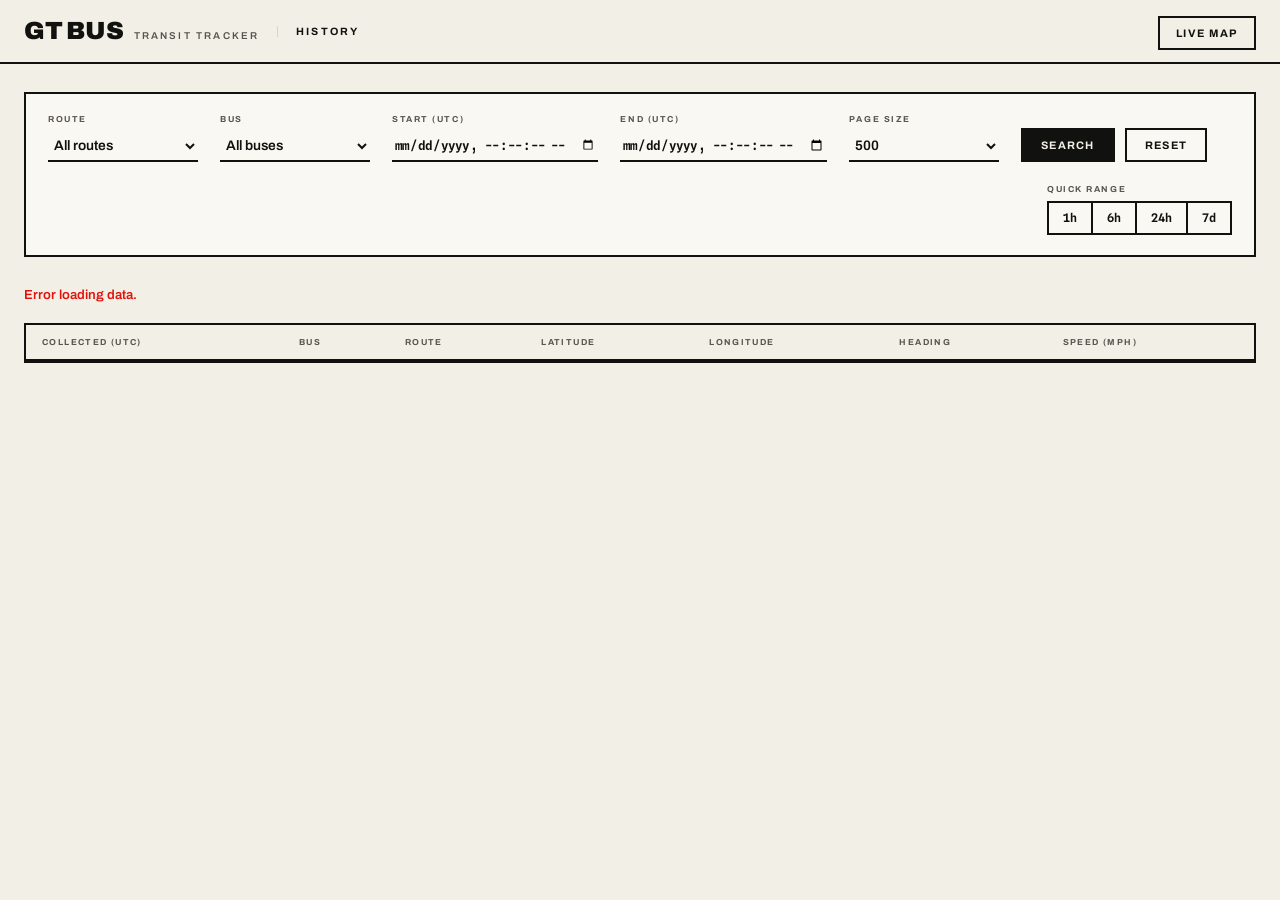
<file: bus/history/index.html>
<!DOCTYPE html>
<html lang="en">
<head>
<meta charset="UTF-8">
<meta name="viewport" content="width=device-width, initial-scale=1.0">
<title>GT Bus — History</title>
<link rel="canonical" href="https://czliu.dev/bus/history/">
<link rel="icon" href="/favicon.svg" type="image/svg+xml">
<link rel="preconnect" href="https://fonts.googleapis.com">
<link rel="preconnect" href="https://fonts.gstatic.com" crossorigin>
<link href="https://fonts.googleapis.com/css2?family=Archivo:wght@400;500;600;700;800;900&family=Archivo+Expanded:wght@600;700;800;900&family=Spline+Sans+Mono:wght@400;500;600&display=swap" rel="stylesheet">
<style>
:root {
  --paper:   #F2EFE6;
  --paper-2: #FAF8F2;
  --ink:     #11110F;
  --ink-2:   #57564E;
  --ink-3:   #908E83;
  --hair:    rgba(17,17,15,0.12);
  --signal:  #E3120B;
  --font-display: 'Archivo Expanded', 'Archivo', sans-serif;
  --font-body:    'Archivo', sans-serif;
  --font-mono:    'Spline Sans Mono', monospace;
}

* { box-sizing: border-box; margin: 0; padding: 0; }

body {
  font-family: var(--font-body);
  background: var(--paper);
  color: var(--ink);
  min-height: 100vh;
  display: flex;
  flex-direction: column;
  -webkit-font-smoothing: antialiased;
}

/* ── Header ─────────────────────────────────────────────── */
header {
  background: var(--paper);
  border-bottom: 2px solid var(--ink);
  padding: 0 24px;
  height: 64px;
  display: flex;
  align-items: center;
  gap: 18px;
  flex-shrink: 0;
  position: sticky;
  top: 0;
  z-index: 100;
}

.header-logo { display: flex; align-items: baseline; gap: 10px; }
.header-logo .wordmark {
  font-family: var(--font-display);
  font-size: 1.55rem;
  font-weight: 900;
  color: var(--ink);
  letter-spacing: -0.01em;
  line-height: 1;
}
.header-logo .sub {
  font-family: var(--font-body);
  font-size: 0.62rem;
  color: var(--ink-2);
  font-weight: 600;
  letter-spacing: 0.22em;
  text-transform: uppercase;
}

.header-page {
  font-family: var(--font-body);
  font-size: 0.66rem;
  color: var(--ink);
  text-transform: uppercase;
  letter-spacing: 0.2em;
  font-weight: 700;
  padding-left: 18px;
  border-left: 1px solid var(--hair);
}

.header-nav { margin-left: auto; }
.header-nav a {
  font-family: var(--font-body);
  font-size: 0.68rem;
  color: var(--ink);
  text-decoration: none;
  padding: 9px 16px;
  border: 2px solid var(--ink);
  letter-spacing: 0.14em;
  text-transform: uppercase;
  font-weight: 700;
  transition: background 0.12s, color 0.12s;
}
.header-nav a:hover { background: var(--ink); color: var(--paper); }

/* ── Container ───────────────────────────────────────────── */
.container {
  max-width: 1340px;
  margin: 0 auto;
  padding: 28px 24px 40px;
  width: 100%;
  flex: 1;
}

/* ── Filters ─────────────────────────────────────────────── */
.filters {
  background: var(--paper-2);
  border: 2px solid var(--ink);
  padding: 20px 22px;
  display: flex;
  flex-wrap: wrap;
  gap: 22px;
  align-items: flex-end;
  margin-bottom: 22px;
}

.field { display: flex; flex-direction: column; gap: 7px; }

.field label,
.filters-right label {
  font-family: var(--font-body);
  font-size: 0.54rem;
  text-transform: uppercase;
  letter-spacing: 0.18em;
  color: var(--ink-2);
  font-weight: 700;
}

.field select,
.field input {
  background: transparent;
  border: none;
  border-bottom: 2px solid var(--ink);
  color: var(--ink);
  border-radius: 0;
  padding: 6px 2px;
  font-family: var(--font-body);
  font-size: 0.86rem;
  font-weight: 600;
  outline: none;
  min-width: 150px;
}
.field input[type="datetime-local"] { font-family: var(--font-mono); font-size: 0.78rem; }
.field select:focus,
.field input:focus { border-bottom-color: var(--signal); }
.field select option { background: var(--paper-2); }

.btn {
  padding: 9px 18px;
  border-radius: 0;
  border: 2px solid var(--ink);
  cursor: pointer;
  font-family: var(--font-body);
  font-size: 0.68rem;
  font-weight: 700;
  letter-spacing: 0.12em;
  text-transform: uppercase;
  transition: background 0.12s, color 0.12s;
  background: transparent;
  color: var(--ink);
}
.btn-solid { background: var(--ink); color: var(--paper); }
.btn-solid:hover { background: var(--signal); border-color: var(--signal); }
.btn-outline:hover { background: var(--ink); color: var(--paper); }
.btn:disabled { opacity: 0.3; cursor: default; }
.btn:disabled:hover { background: transparent; color: var(--ink); }

.filters-right { margin-left: auto; display: flex; flex-direction: column; gap: 7px; }
.presets { display: flex; gap: 0; }

.preset-btn {
  padding: 8px 14px;
  border: 2px solid var(--ink);
  border-left-width: 0;
  background: transparent;
  color: var(--ink);
  font-family: var(--font-mono);
  font-size: 0.74rem;
  font-weight: 600;
  cursor: pointer;
  transition: background 0.12s, color 0.12s;
}
.presets .preset-btn:first-child { border-left-width: 2px; }
.preset-btn:hover { background: var(--ink); color: var(--paper); }

/* ── Summary bar ─────────────────────────────────────────── */
#summary {
  display: flex;
  align-items: center;
  justify-content: space-between;
  margin-bottom: 14px;
  font-family: var(--font-body);
  font-size: 0.82rem;
  color: var(--ink-2);
  font-weight: 600;
  flex-wrap: wrap;
  gap: 10px;
  min-height: 30px;
}
#summary strong { color: var(--ink); font-weight: 800; font-family: var(--font-mono); }
#summary .err { color: var(--signal); }

/* ── Table ───────────────────────────────────────────────── */
.table-wrap {
  overflow-x: auto;
  border: 2px solid var(--ink);
  background: var(--paper-2);
}

table { width: 100%; border-collapse: collapse; font-size: 0.82rem; }

thead { background: var(--paper); position: sticky; top: 64px; z-index: 1; }

th {
  padding: 12px 16px;
  text-align: left;
  font-family: var(--font-body);
  font-size: 0.54rem;
  text-transform: uppercase;
  letter-spacing: 0.16em;
  color: var(--ink-2);
  border-bottom: 2px solid var(--ink);
  white-space: nowrap;
  font-weight: 700;
}

td {
  padding: 11px 16px;
  border-bottom: 1px solid var(--hair);
  white-space: nowrap;
}
tr:last-child td { border-bottom: none; }
tr:hover td { background: var(--paper); }

.td-time {
  font-family: var(--font-mono);
  font-variant-numeric: tabular-nums;
  font-size: 0.76rem;
  color: var(--ink-2);
}
.td-bus {
  font-family: var(--font-display);
  font-size: 0.88rem;
  font-weight: 800;
  color: var(--ink);
}

.route-cell { display: flex; align-items: center; gap: 9px; }
.bullet {
  width: 22px; height: 22px;
  border-radius: 50%;
  flex-shrink: 0;
  display: flex; align-items: center; justify-content: center;
  font-family: var(--font-display);
  font-weight: 800;
  font-size: 0.52rem;
  color: #fff;
  border: 1.5px solid rgba(0,0,0,0.25);
}
.route-name {
  font-family: var(--font-body);
  font-size: 0.74rem;
  font-weight: 600;
  text-transform: uppercase;
  letter-spacing: 0.06em;
  color: var(--ink);
}

.td-coord {
  font-family: var(--font-mono);
  font-variant-numeric: tabular-nums;
  color: var(--ink-2);
  font-size: 0.76rem;
}
.td-num {
  font-family: var(--font-mono);
  font-variant-numeric: tabular-nums;
  font-size: 0.8rem;
  color: var(--ink);
}

.empty {
  text-align: center;
  padding: 56px;
  color: var(--ink-3);
  font-family: var(--font-body);
  font-size: 0.78rem;
  letter-spacing: 0.08em;
  text-transform: uppercase;
  font-weight: 600;
}

/* ── Pagination ──────────────────────────────────────────── */
#pagination {
  display: flex;
  align-items: center;
  justify-content: center;
  gap: 16px;
  padding: 24px 0 0;
}
#page-info {
  font-family: var(--font-mono);
  font-variant-numeric: tabular-nums;
  font-size: 0.74rem;
  color: var(--ink-2);
  font-weight: 600;
  min-width: 120px;
  text-align: center;
  text-transform: uppercase;
  letter-spacing: 0.08em;
}
</style>
</head>
<body>
<header>
  <div class="header-logo">
    <span class="wordmark">GT&nbsp;BUS</span>
    <span class="sub">Transit Tracker</span>
  </div>
  <span class="header-page">History</span>
  <div class="header-nav"><a href="/bus/">Live Map</a></div>
</header>

<div class="container">
  <div class="filters">
    <div class="field">
      <label>Route</label>
      <select id="f-route"><option value="">All routes</option></select>
    </div>
    <div class="field">
      <label>Bus</label>
      <select id="f-vehicle"><option value="">All buses</option></select>
    </div>
    <div class="field">
      <label>Start (UTC)</label>
      <input type="datetime-local" id="f-start" step="1">
    </div>
    <div class="field">
      <label>End (UTC)</label>
      <input type="datetime-local" id="f-end" step="1">
    </div>
    <div class="field">
      <label>Page size</label>
      <select id="f-limit">
        <option value="200">200</option>
        <option value="500" selected>500</option>
        <option value="2000">2000</option>
      </select>
    </div>
    <div style="display:flex;gap:10px;align-items:flex-end">
      <button class="btn btn-solid" onclick="query(0)">Search</button>
      <button class="btn btn-outline" onclick="reset()">Reset</button>
    </div>
    <div class="filters-right">
      <label>Quick range</label>
      <div class="presets">
        <button class="preset-btn" onclick="preset(1)">1h</button>
        <button class="preset-btn" onclick="preset(6)">6h</button>
        <button class="preset-btn" onclick="preset(24)">24h</button>
        <button class="preset-btn" onclick="preset(168)">7d</button>
      </div>
    </div>
  </div>

  <div id="summary">
    <span>Run a search to load records.</span>
  </div>

  <div class="table-wrap">
    <table>
      <thead>
        <tr>
          <th>Collected (UTC)</th>
          <th>Bus</th>
          <th>Route</th>
          <th>Latitude</th>
          <th>Longitude</th>
          <th>Heading</th>
          <th>Speed (mph)</th>
        </tr>
      </thead>
      <tbody id="tbody"></tbody>
    </table>
  </div>

  <div id="pagination"></div>
</div>

<script>
const API_BASE = 'https://bus-api.czliu.dev';
let lastParams = {};
let currentOffset = 0;
let totalRecords = 0;

function isLight(hex) {
  const c = (hex || '#888888').replace('#','');
  const r = parseInt(c.substr(0,2),16);
  const g = parseInt(c.substr(2,2),16);
  const b = parseInt(c.substr(4,2),16);
  return (r*299 + g*587 + b*114) / 1000 > 140;
}

function routeCode(name, id) {
  if (!name) return String(id || '?').slice(0, 2);
  const words = name.replace(/route/ig, '').trim().split(/\s+/).filter(Boolean);
  if (words.length === 0) return String(id || '?').slice(0, 2);
  if (words.length === 1) return words[0].slice(0, 2).toUpperCase();
  return words.map(w => w[0]).join('').slice(0, 3).toUpperCase();
}

async function loadFilters() {
  try {
    const res = await fetch(API_BASE + '/api/history?limit=1');
    if (!res.ok) throw new Error(res.statusText);
    const d = await res.json();
    const rSel = document.getElementById('f-route');
    d.routes.forEach(r => {
      const o = document.createElement('option');
      o.value = r.route_id; o.textContent = r.description;
      rSel.appendChild(o);
    });
    const vSel = document.getElementById('f-vehicle');
    d.vehicles.forEach(v => {
      const o = document.createElement('option');
      o.value = v.vehicle_id; o.textContent = v.vehicle_name;
      vSel.appendChild(o);
    });
  } catch(e) { console.error(e); }
}

function buildParams(offset) {
  const p = new URLSearchParams();
  const route   = document.getElementById('f-route').value;
  const vehicle = document.getElementById('f-vehicle').value;
  const start   = document.getElementById('f-start').value;
  const end     = document.getElementById('f-end').value;
  const limit   = document.getElementById('f-limit').value;
  if (route)   p.set('route_id',   route);
  if (vehicle) p.set('vehicle_id', vehicle);
  if (start)   p.set('start', new Date(start).toISOString());
  if (end)     p.set('end',   new Date(end).toISOString());
  p.set('limit',  limit);
  p.set('offset', offset);
  return p;
}

async function query(offset) {
  currentOffset = offset;
  const params = buildParams(offset);
  lastParams = Object.fromEntries(params);

  document.getElementById('summary').innerHTML = '<span>Loading…</span>';
  document.getElementById('tbody').innerHTML = '';
  document.getElementById('pagination').innerHTML = '';

  try {
    const res = await fetch(API_BASE + '/api/history?' + params.toString());
    if (!res.ok) throw new Error(res.statusText);
    const d = await res.json();
    totalRecords = d.total;
    renderTable(d);
    renderPagination(d);
    const exportBtn = d.total > 0
      ? `<button class="btn btn-outline" onclick="exportCsv()" style="padding:6px 14px;font-size:0.62rem">Download CSV</button>`
      : '';
    document.getElementById('summary').innerHTML =
      `<span>Showing <strong>${(d.offset + 1).toLocaleString()}–${Math.min(d.offset + d.records.length, d.total).toLocaleString()}</strong>
       of <strong>${d.total.toLocaleString()}</strong> records</span> ${exportBtn}`;
  } catch(e) {
    document.getElementById('summary').innerHTML = '<span class="err">Error loading data.</span>';
  }
}

function renderTable(d) {
  const tbody = document.getElementById('tbody');
  if (d.records.length === 0) {
    tbody.innerHTML = '<tr><td colspan="7" class="empty">No records found</td></tr>';
    return;
  }
  tbody.innerHTML = d.records.map(r => {
    const color = r.route_color || '#888888';
    const tc = isLight(color) ? '#11110F' : '#ffffff';
    const code = routeCode(r.route_name, r.route_id);
    const speedMph = ((r.speed || 0) * 0.621371).toFixed(1);
    const ts = r.collected_at ? r.collected_at.replace('T', ' ').substring(0, 19) : '—';
    return `<tr>
      <td class="td-time">${ts}</td>
      <td class="td-bus">${r.vehicle_name || r.vehicle_id}</td>
      <td><div class="route-cell">
        <span class="bullet" style="background:${color};color:${tc}">${code}</span>
        <span class="route-name">${r.route_name || ('Route ' + r.route_id)}</span>
      </div></td>
      <td class="td-coord">${r.latitude.toFixed(6)}</td>
      <td class="td-coord">${r.longitude.toFixed(6)}</td>
      <td class="td-num">${r.heading ?? '—'}°</td>
      <td class="td-num">${speedMph}</td>
    </tr>`;
  }).join('');
}

function renderPagination(d) {
  const limit = d.limit;
  const total = d.total;
  const offset = d.offset;
  const totalPages = Math.ceil(total / limit);
  const currentPage = Math.floor(offset / limit) + 1;

  if (totalPages <= 1) return;

  const pag = document.getElementById('pagination');
  const prev = `<button class="btn btn-outline" ${currentPage === 1 ? 'disabled' : ''} onclick="query(${(currentPage-2)*limit})">← Prev</button>`;
  const next = `<button class="btn btn-outline" ${currentPage === totalPages ? 'disabled' : ''} onclick="query(${currentPage*limit})">Next →</button>`;
  pag.innerHTML = `${prev}<span id="page-info">Page ${currentPage} / ${totalPages}</span>${next}`;
}

function exportCsv() {
  const p = buildParams(0);
  p.set('limit', 100000);
  p.delete('offset');
  window.location = API_BASE + '/api/export.csv?' + p.toString();
}

function preset(hours) {
  const now = new Date();
  const start = new Date(now - hours * 3600000);
  document.getElementById('f-end').value   = toLocal(now);
  document.getElementById('f-start').value = toLocal(start);
  query(0);
}

function toLocal(d) {
  return new Date(d - d.getTimezoneOffset() * 60000).toISOString().slice(0, 19);
}

function reset() {
  document.getElementById('f-route').value   = '';
  document.getElementById('f-vehicle').value = '';
  document.getElementById('f-start').value   = '';
  document.getElementById('f-end').value     = '';
  document.getElementById('tbody').innerHTML = '';
  document.getElementById('summary').innerHTML = '<span>Run a search to load records.</span>';
  document.getElementById('pagination').innerHTML = '';
}

loadFilters();
query(0);
</script>
</body>
</html>
</file>
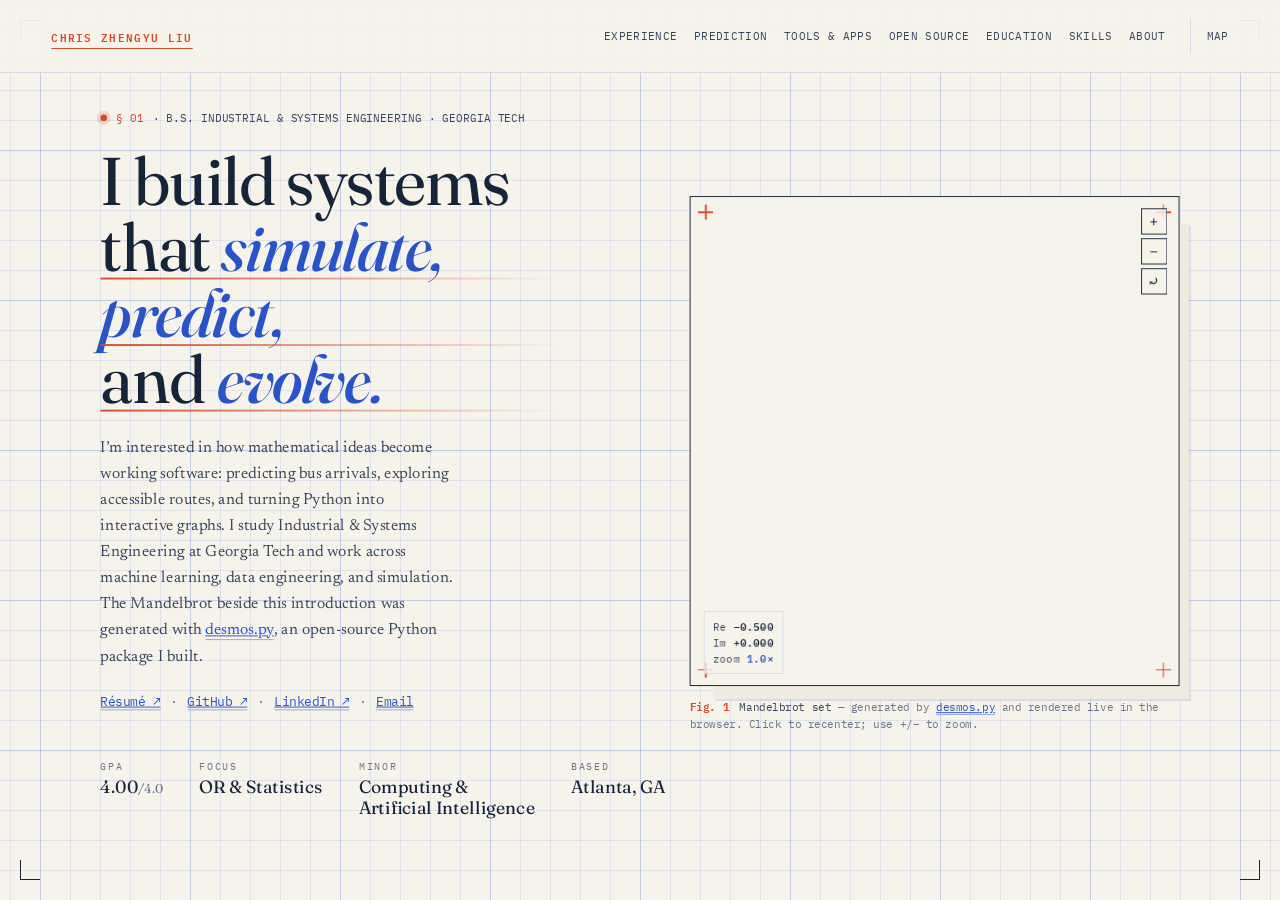
<file: linear.html>
<!DOCTYPE html>
<html lang="en">
<head>
  <meta charset="UTF-8" />
  <meta name="viewport" content="width=device-width, initial-scale=1.0" />
  <title>Chris Zhengyu Liu — Portfolio</title>
  <link rel="canonical" href="https://czliu.dev/" />
  <script>location.replace("./" + location.hash);</script>
</head>
<body>
  <p><a href="./">Open Chris Zhengyu Liu’s portfolio.</a></p>
</body>
</html>
</file>
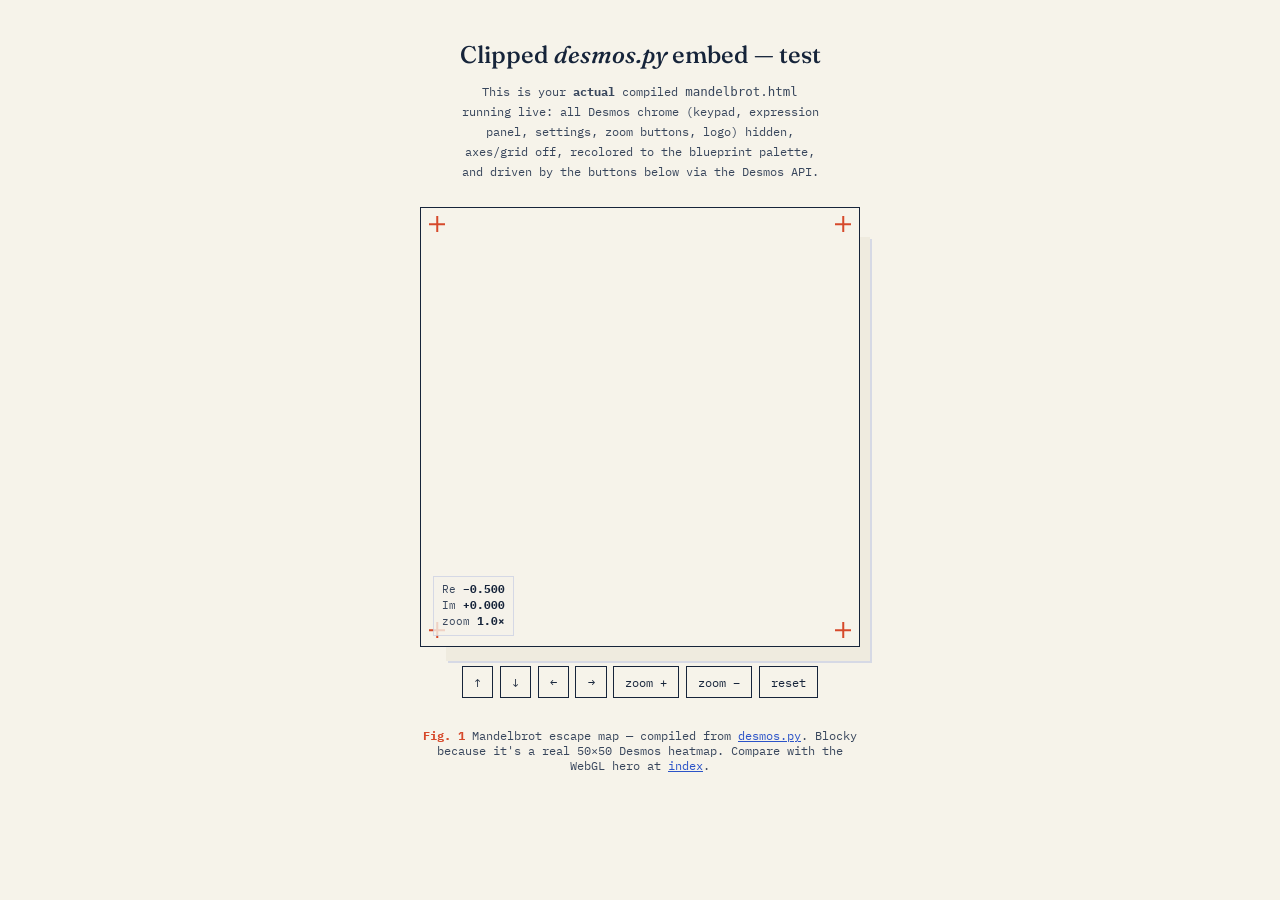
<file: lab/desmos-clip.html>
<!doctype html>
<html lang="en">
<head>
<meta charset="utf-8" />
<meta name="viewport" content="width=device-width, initial-scale=1.0" />
<title>desmos.py — clipped embed test</title>
<link href="https://fonts.googleapis.com/css2?family=Fraunces:opsz,wght@9..144,400..600&family=IBM+Plex+Mono:wght@400;500;600&display=swap" rel="stylesheet" />
<script src="https://www.desmos.com/api/v1.11/calculator.js?apiKey=896aa12c7b744870b70aef3f27878099"></script>
<style>
  :root{
    --paper:#f6f3ea; --paper-2:#efebdf; --ink:#16243a; --ink-2:#38465c;
    --blue:#2b53c8; --blue-soft:#8ea6dd; --accent:#d6492b;
    --grid-bold:rgba(43,83,200,.16);
    --mono:"IBM Plex Mono",monospace; --disp:"Fraunces",serif;
  }
  *{box-sizing:border-box;}
  body{margin:0;background:var(--paper);color:var(--ink);font-family:var(--mono);
    display:flex;flex-direction:column;align-items:center;gap:1.2rem;padding:2.5rem 1.5rem;min-height:100vh;}
  h1{font-family:var(--disp);font-weight:500;font-size:1.5rem;margin:0;text-align:center;}
  .note{font-size:.78rem;color:var(--ink-2);max-width:52ch;text-align:center;line-height:1.6;margin:-.4rem 0 .4rem;}

  /* the clipped figure plate */
  .plate{position:relative;width:min(78vw,440px);aspect-ratio:1/1;border:1.5px solid var(--ink);
    background:var(--paper);overflow:hidden;
    box-shadow:18px 22px 0 -8px var(--paper-2),20px 24px 0 -8px var(--grid-bold);}
  #calc{position:absolute;inset:0;}
  /* hide Desmos logo + any stray chrome */
  #calc .dcg-logo,#calc .dcg-overlay-logo,#calc .dcg-bottombar{display:none!important;}

  .reg{position:absolute;width:16px;height:16px;pointer-events:none;z-index:3;}
  .reg::before,.reg::after{content:"";position:absolute;background:var(--accent);}
  .reg::before{width:100%;height:1.5px;top:50%;transform:translateY(-50%);}
  .reg::after{height:100%;width:1.5px;left:50%;transform:translateX(-50%);}
  .tl{top:8px;left:8px;}.tr{top:8px;right:8px;}.bl{bottom:8px;left:8px;}.br{bottom:8px;right:8px;}

  .hud{position:absolute;left:12px;bottom:10px;z-index:4;font-size:.66rem;color:var(--ink-2);
    background:rgba(246,243,234,.8);border:1px solid var(--grid-bold);padding:.35rem .5rem;line-height:1.5;}
  .hud b{color:var(--ink);}

  .controls{display:flex;flex-wrap:wrap;gap:.4rem;justify-content:center;max-width:440px;}
  .controls button{font-family:var(--mono);font-size:.74rem;padding:.45rem .7rem;cursor:pointer;
    background:var(--paper);color:var(--ink);border:1px solid var(--ink);transition:.18s;}
  .controls button:hover{background:var(--ink);color:var(--paper);}
  .controls .acc:hover{background:var(--accent);border-color:var(--accent);}
  .cap{font-size:.72rem;color:var(--ink-2);max-width:440px;text-align:center;}
  .cap b{color:var(--accent);} a{color:var(--blue);}
</style>
</head>
<body>
  <h1>Clipped <em>desmos.py</em> embed — test</h1>
  <p class="note">This is your <b>actual</b> compiled <code>mandelbrot.html</code> running live: all Desmos
  chrome (keypad, expression panel, settings, zoom buttons, logo) hidden, axes/grid off, recolored to the
  blueprint palette, and driven by the buttons below via the Desmos API.</p>

  <div class="plate">
    <div id="calc"></div>
    <span class="reg tl"></span><span class="reg tr"></span><span class="reg bl"></span><span class="reg br"></span>
    <div class="hud">
      <div>Re&nbsp;<b id="re">−0.500</b></div>
      <div>Im&nbsp;<b id="im">+0.000</b></div>
      <div>zoom&nbsp;<b id="zm">1.0×</b></div>
    </div>
  </div>

  <div class="controls">
    <button data-pan="ux">↑</button>
    <button data-pan="dx">↓</button>
    <button data-pan="lx">←</button>
    <button data-pan="rx">→</button>
    <button data-z="in" class="acc">zoom +</button>
    <button data-z="out" class="acc">zoom −</button>
    <button id="reset">reset</button>
  </div>

  <p class="cap"><b>Fig. 1</b> Mandelbrot escape map — compiled from <a href="https://github.com/chris-zy-liu/desmos.py">desmos.py</a>.
  Blocky because it's a real 50×50 Desmos heatmap. Compare with the WebGL hero at <a href="../index.html">index</a>.</p>

<script>
  // state from your compiled mandelbrot.html, buttons removed (ids 14-20),
  // heatmap (id 13) recolored to the blueprint palette.
  const blueprintColor =
    "\\operatorname{rgb}\\left(200-178\\frac{G_{val}}{N},210-174\\frac{G_{val}}{N},225-167\\frac{G_{val}}{N}\\right)";

  const state = {version:11, graph:{viewport:{xmin:-2, xmax:1, ymin:-1.5, ymax:1.5}}, expressions:{list:[
    {type:"expression", id:"1", latex:"N=40", slider:{hardMin:true,hardMax:true,min:"10",max:"100",step:"1"}},
    {type:"expression", id:"2", latex:"c_{x}=-0.5", hidden:true},
    {type:"expression", id:"3", latex:"c_{y}=0", hidden:true},
    {type:"expression", id:"4", latex:"z_{m}=1.5", hidden:true},
    {type:"expression", id:"5", latex:"\\operatorname{step}\\left(z,c\\right)=\\left(\\left(\\left(\\left(z.x\\right)^{2}\\right)-\\left(\\left(z.y\\right)^{2}\\right)\\right)+\\left(c.x\\right),\\left(\\left(\\left(2\\right)\\cdot \\left(z.x\\right)\\right)\\cdot \\left(z.y\\right)\\right)+\\left(c.y\\right)\\right)"},
    {type:"expression", id:"6", latex:"\\operatorname{magsq}\\left(z\\right)=\\left(\\left(z.x\\right)^{2}\\right)+\\left(\\left(z.y\\right)^{2}\\right)"},
    {type:"expression", id:"7", latex:"\\operatorname{orbit}\\left(k,c\\right)=\\left\\{k=0:\\left(0,0\\right),\\operatorname{step}\\left(\\operatorname{orbit}\\left(k-1,c\\right),c\\right)\\right\\}"},
    {type:"expression", id:"8", latex:"\\operatorname{inside}\\left(k,c\\right)=\\left\\{\\operatorname{magsq}\\left(\\operatorname{orbit}\\left(k,c\\right)\\right)<4:1,0\\right\\}"},
    {type:"expression", id:"9", latex:"\\operatorname{escape}\\left(c\\right)=\\operatorname{total}\\left(\\left[\\operatorname{inside}\\left(k,c\\right)\\operatorname{for}k=\\left[1...N\\right]\\right]\\right)"},
    {type:"expression", id:"10", latex:"G_{disp}=\\left[\\left(-2+i\\cdot 0.061224489795918366,-1.5+j\\cdot 0.061224489795918366\\right)\\operatorname{for}i=\\left[0...49\\right],j=\\left[0...49\\right]\\right]", hidden:true},
    {type:"expression", id:"11", latex:"G_{grid}=\\left[\\left(\\left(c_{x}\\right)-\\left(z_{m}\\right)+i\\cdot \\left(\\frac{\\left(\\left(c_{x}\\right)+\\left(z_{m}\\right)\\right)-\\left(\\left(c_{x}\\right)-\\left(z_{m}\\right)\\right)}{49}\\right),\\left(c_{y}\\right)-\\left(z_{m}\\right)+j\\cdot \\left(\\frac{\\left(\\left(c_{y}\\right)+\\left(z_{m}\\right)\\right)-\\left(\\left(c_{y}\\right)-\\left(z_{m}\\right)\\right)}{49}\\right)\\right)\\operatorname{for}i=\\left[0...49\\right],j=\\left[0...49\\right]\\right]", hidden:true},
    {type:"expression", id:"12", latex:"G_{val}=\\left[\\operatorname{escape}\\left(p\\right)\\operatorname{for}p=G_{grid}\\right]", hidden:true},
    {type:"expression", id:"13", latex:"G_{disp}", colorLatex:blueprintColor, points:true, lines:false, pointSize:"9"}
  ]}};

  const calc = Desmos.GraphingCalculator(document.getElementById("calc"), {
    keypad:false, expressions:false, settingsMenu:false, zoomButtons:false,
    lockViewport:true, settingsMenu:false, border:false, actions:true,
    showGrid:false, showXAxis:false, showYAxis:false,
    xAxisNumbers:false, yAxisNumbers:false, trace:false, pointsOfInterest:false,
  });
  calc.setState(state);

  // drive cx/cy/zm with our own controls
  let cx=-0.5, cy=0.0, zm=1.5;
  const fmt=(v)=>(v>=0?"+":"−")+Math.abs(v).toFixed(3);
  function push(){
    calc.setExpression({id:"2", latex:"c_{x}="+cx});
    calc.setExpression({id:"3", latex:"c_{y}="+cy});
    calc.setExpression({id:"4", latex:"z_{m}="+zm});
    document.getElementById("re").textContent=fmt(cx);
    document.getElementById("im").textContent=fmt(cy);
    document.getElementById("zm").textContent=(1.5/zm).toFixed(1)+"×";
  }
  document.querySelectorAll("[data-pan]").forEach(b=>b.onclick=()=>{
    const d=b.dataset.pan, s=zm*0.3;
    if(d==="ux")cy+=s; if(d==="dx")cy-=s; if(d==="lx")cx-=s; if(d==="rx")cx+=s;
    push();
  });
  document.querySelectorAll("[data-z]").forEach(b=>b.onclick=()=>{
    zm*= (b.dataset.z==="in") ? 0.5 : 2; push();
  });
  document.getElementById("reset").onclick=()=>{cx=-0.5;cy=0;zm=1.5;push();};
  push();
</script>
</body>
</html>
</file>
